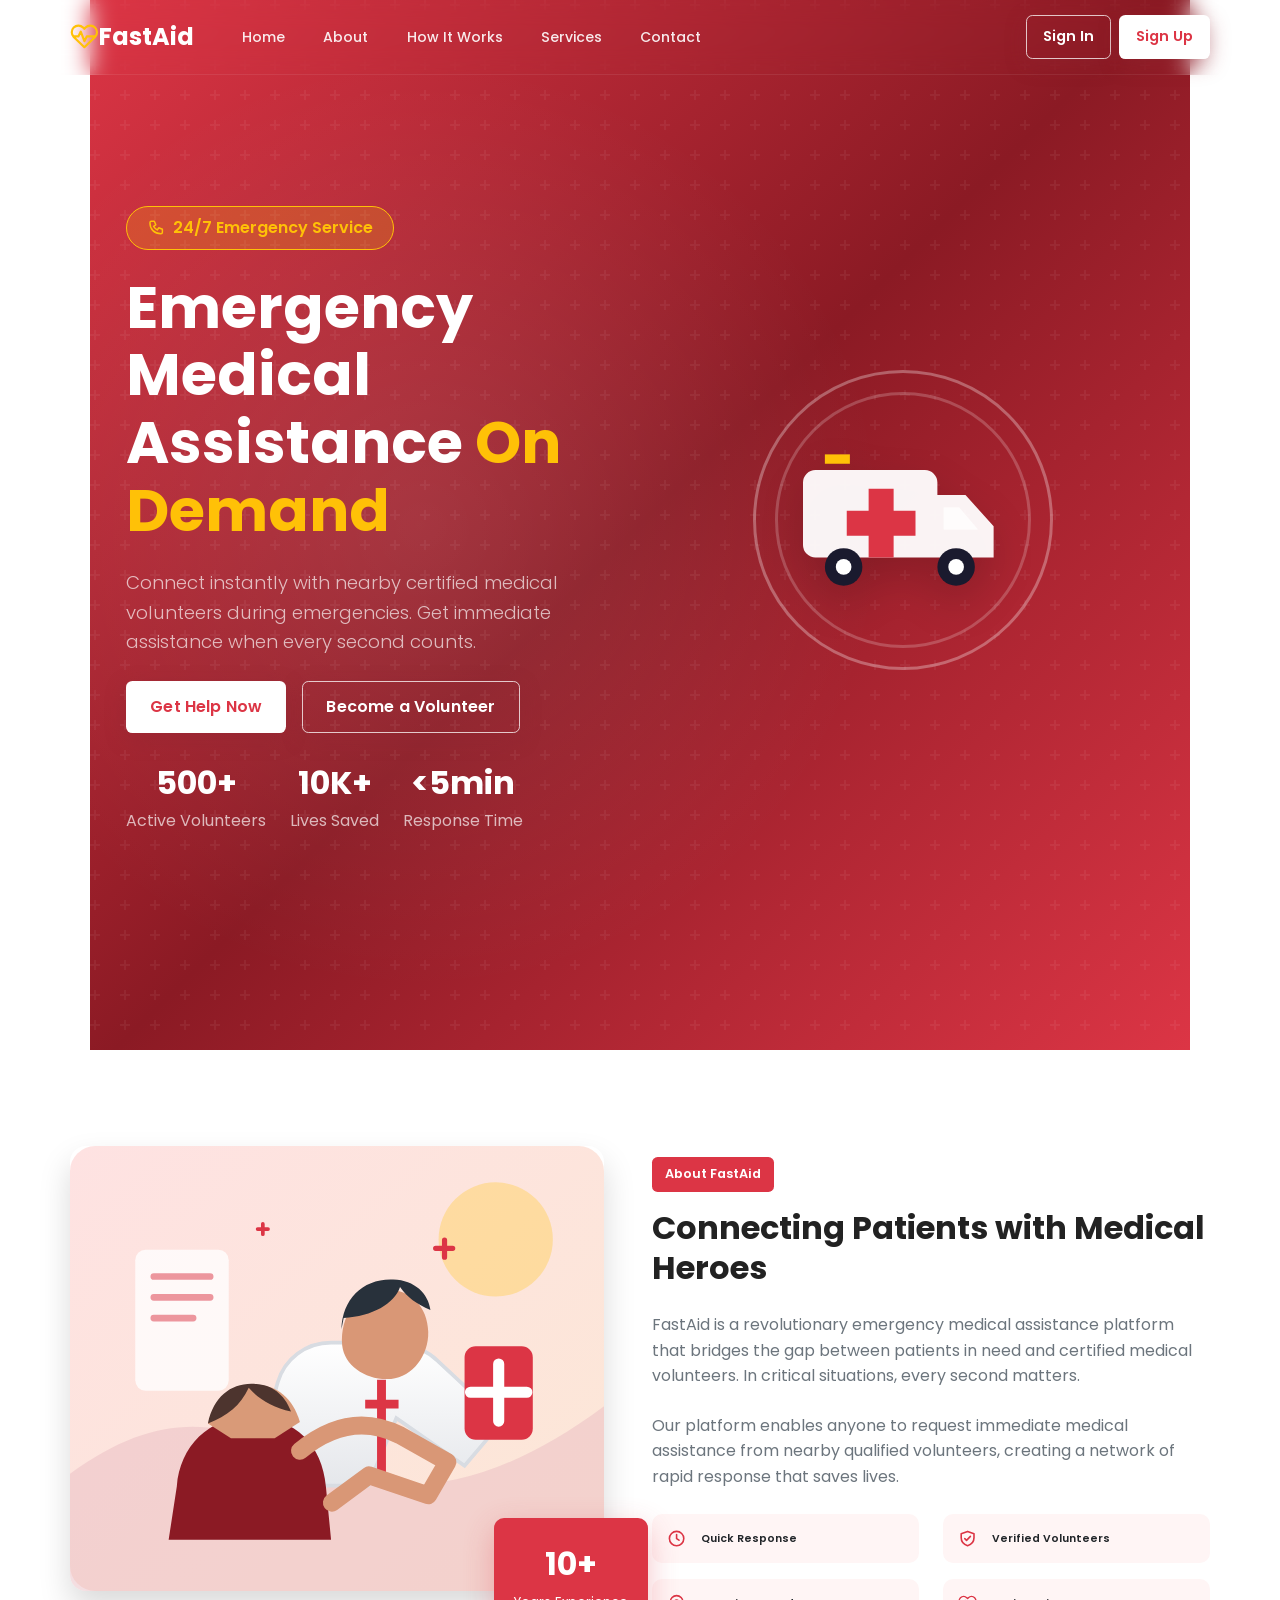
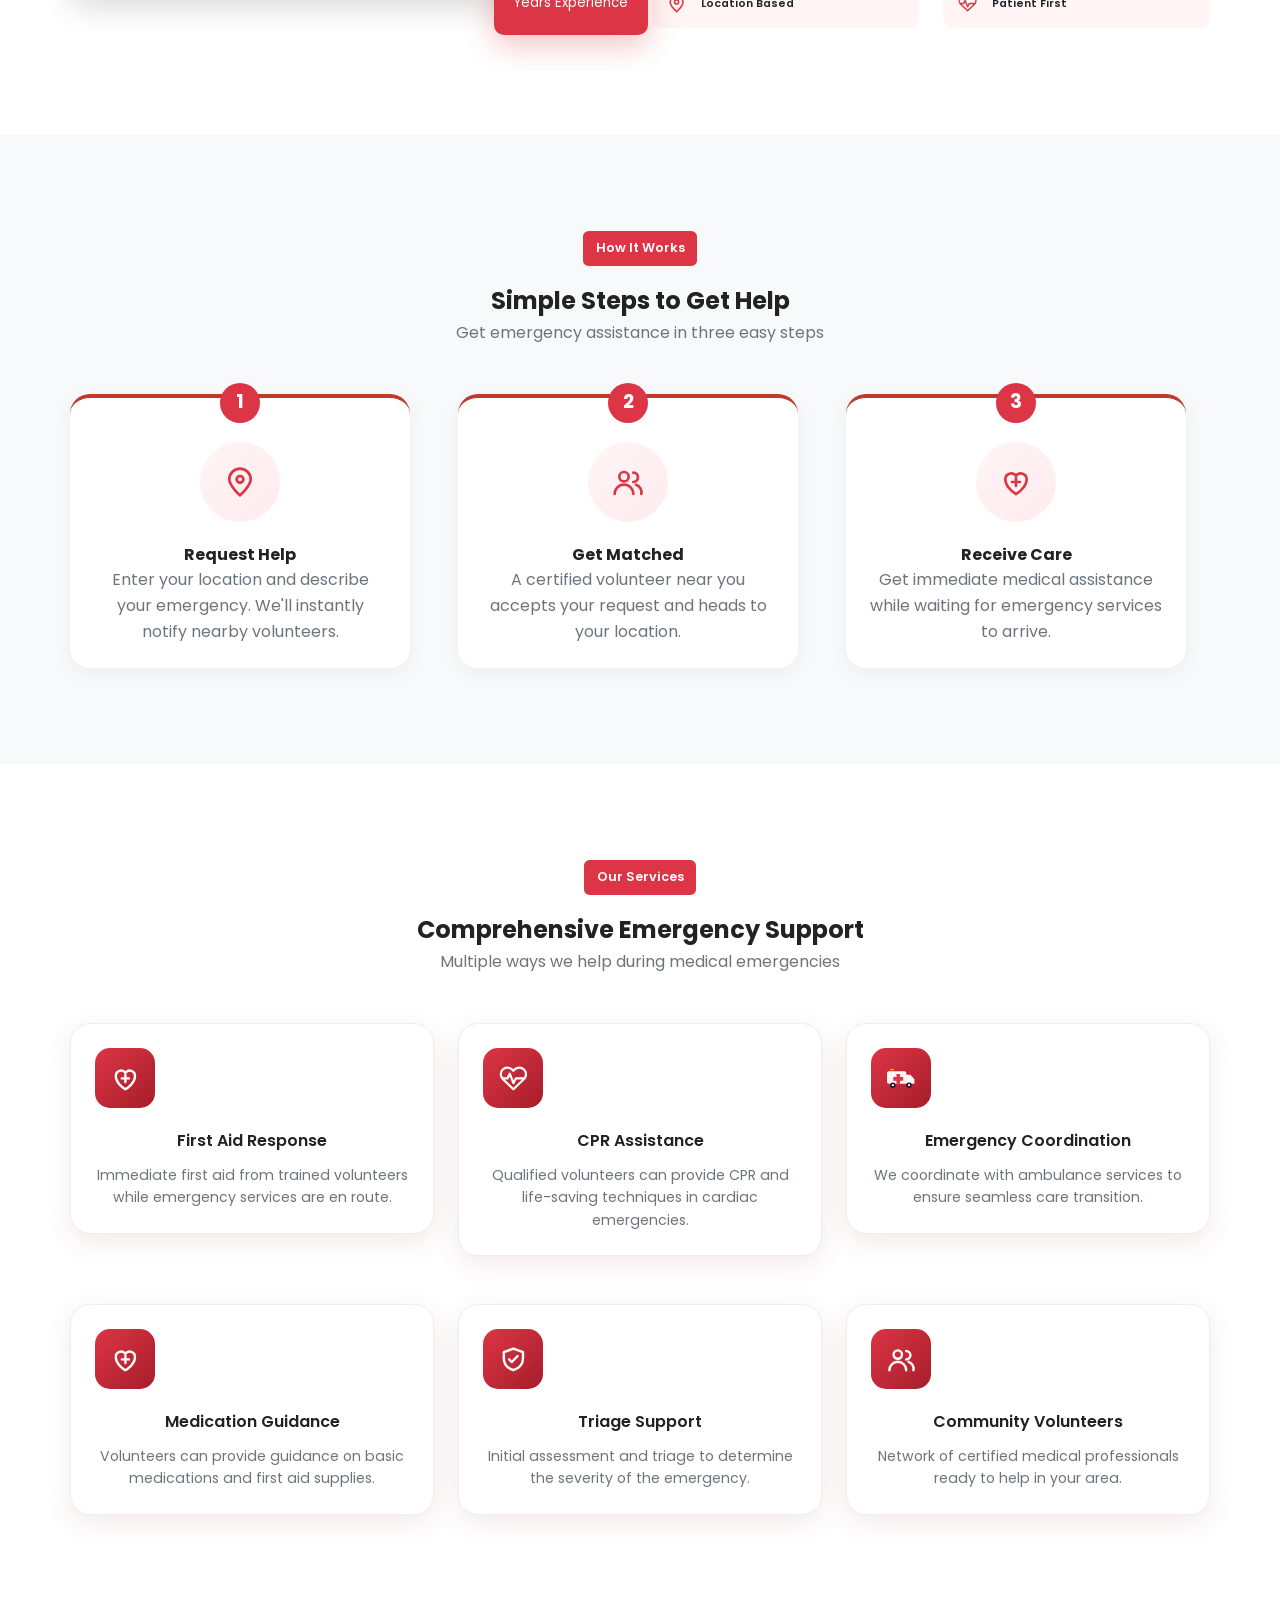
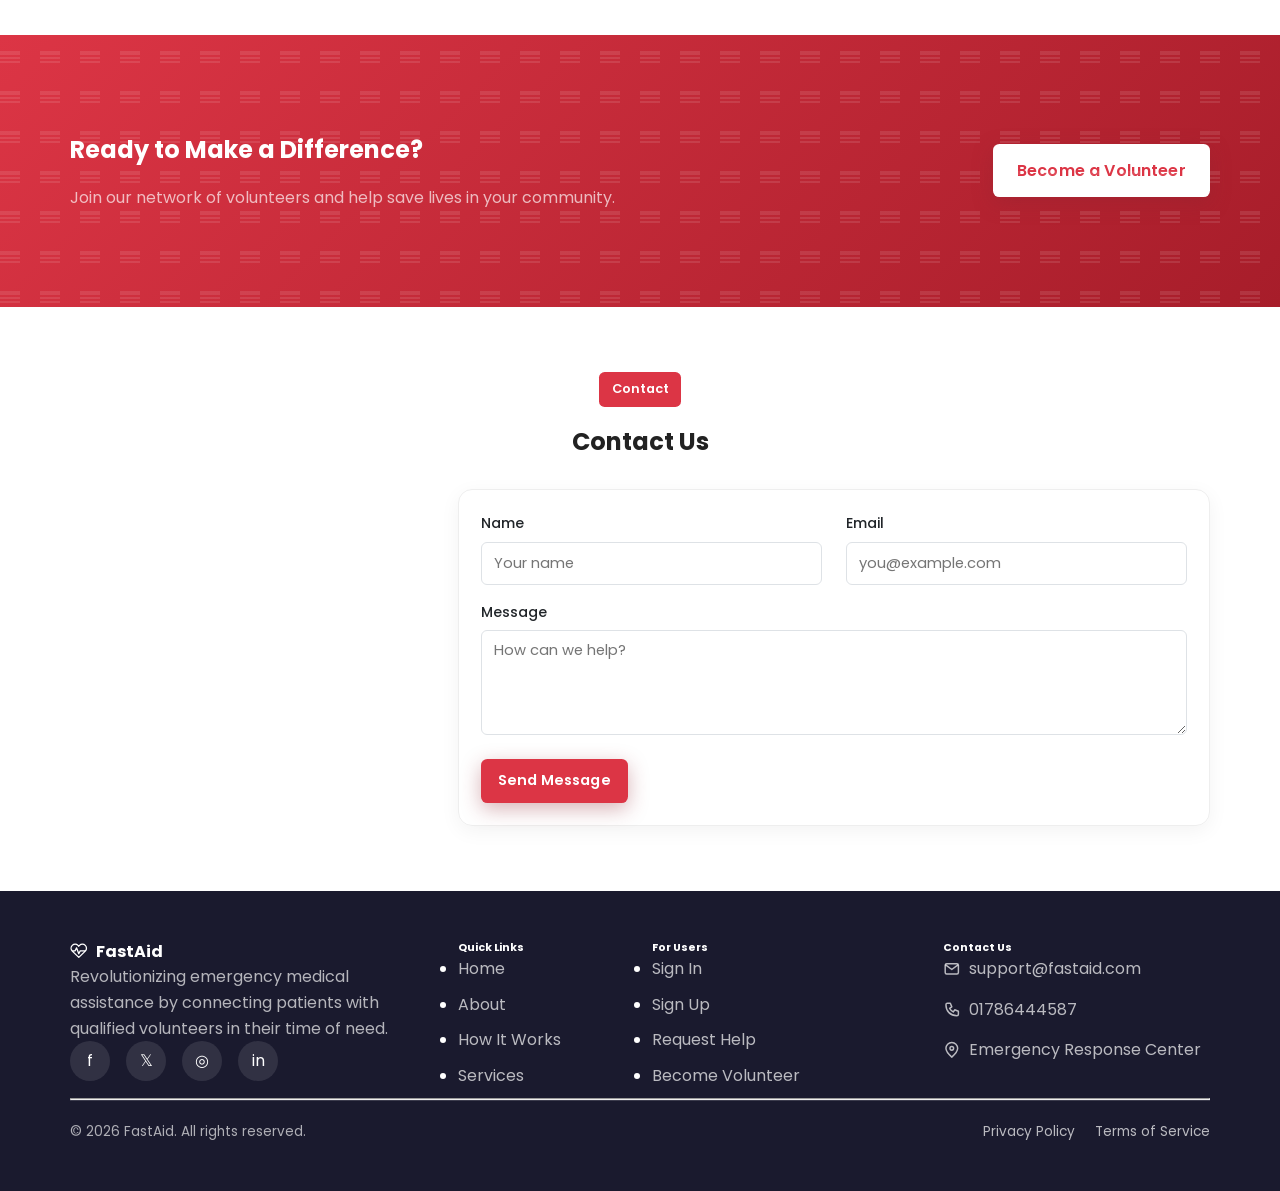
<file: fastaid/public/index.html>
<!DOCTYPE html>
<html lang="en">
<head>
  <meta charset="UTF-8">
  <meta name="viewport" content="width=device-width, initial-scale=1.0">
  <meta name="theme-color" content="#dc3545">
  <meta name="csrf-token" content="<?php require_once __DIR__ . '/../includes/config.php'; require_once __DIR__ . '/../includes/csrf.php'; session_name(SESSION_NAME); session_start(); echo csrf_token(); ?>">
  <link rel="manifest" href="manifest.json">
  <title>FastAid - Emergency Medical Assistance</title>
  <link rel="stylesheet" href="assets/css/style.css">
  <link rel="stylesheet" href="assets/css/legacy.css">
</head>
<body class="legacy-page legacy-home">
  <nav class="navbar" aria-label="Main navigation">
    <div class="container">
      <a class="navbar-brand" href="index.html"><svg class="legacy-icon"><use href="assets/icons.svg#heart-pulse"></use></svg>FastAid</a>
      <button class="navbar-toggler" type="button" onclick="toggleNav()" aria-label="Toggle navigation" aria-expanded="false">☰</button>
      <div class="navbar-collapse" id="navLinks">
        <ul class="navbar-nav">
          <li><a class="nav-link" href="#home">Home</a></li><li><a class="nav-link" href="#about">About</a></li><li><a class="nav-link" href="#how-it-works">How It Works</a></li><li><a class="nav-link" href="#services">Services</a></li><li><a class="nav-link" href="#contact">Contact</a></li>
        </ul>
        <div class="d-flex gap-2"><a href="login.html" class="btn btn-outline-light">Sign In</a><a href="register.html" class="btn btn-light">Sign Up</a></div>
      </div>
    </div>
  </nav>

  <section id="home" class="hero-section">
    <div class="hero-overlay"></div>
    <div class="container"><div class="row align-items-center min-vh-100">
      <div class="col-lg-6 hero-content">
        <div class="emergency-badge mb-4"><svg class="legacy-inline-icon"><use href="assets/icons.svg#phone"></use></svg>24/7 Emergency Service</div>
        <h1 class="display-3 fw-bold text-white mb-4">Emergency Medical Assistance <span class="text-warning">On Demand</span></h1>
        <p class="lead text-white-50 mb-4">Connect instantly with nearby certified medical volunteers during emergencies. Get immediate assistance when every second counts.</p>
        <div class="d-flex flex-wrap gap-3 mb-4"><a href="register.html?role=patient" class="btn btn-light btn-lg">Get Help Now</a><a href="register.html?role=volunteer" class="btn btn-outline-light btn-lg">Become a Volunteer</a></div>
        <div class="d-flex gap-4 mt-4"><div class="hero-stat"><h3 class="text-white fw-bold">500+</h3><p class="text-white-50 mb-0">Active Volunteers</p></div><div class="hero-stat"><h3 class="text-white fw-bold">10K+</h3><p class="text-white-50 mb-0">Lives Saved</p></div><div class="hero-stat"><h3 class="text-white fw-bold">&lt;5min</h3><p class="text-white-50 mb-0">Response Time</p></div></div>
      </div>
      <div class="col-lg-6 text-center position-relative"><div class="hero-illustration"><div class="pulse-circle"></div><svg class="legacy-icon hero-icon"><use href="assets/icons.svg#ambulance"></use></svg></div></div>
    </div></div>
  </section>

  <section id="about" class="about-section py-5">
    <div class="container py-5"><div class="row align-items-center">
      <div class="col-lg-6 mb-4"><div class="about-image"><img src="assets/images/about-care.svg" alt="Emergency Medical" class="img-fluid rounded-4 shadow"><div class="experience-badge"><span class="fw-bold">10+</span><small>Years Experience</small></div></div></div>
      <div class="col-lg-6"><div class="section-header mb-4"><span class="badge bg-danger px-3 py-2 mb-3">About FastAid</span><h2 class="fw-bold">Connecting Patients with Medical Heroes</h2></div>
        <p class="text-muted mb-4">FastAid is a revolutionary emergency medical assistance platform that bridges the gap between patients in need and certified medical volunteers. In critical situations, every second matters.</p>
        <p class="text-muted mb-4">Our platform enables anyone to request immediate medical assistance from nearby qualified volunteers, creating a network of rapid response that saves lives.</p>
        <div class="row g-3"><div class="col-6"><div class="feature-box"><svg class="legacy-icon text-danger"><use href="assets/icons.svg#clock"></use></svg><h6>Quick Response</h6></div></div><div class="col-6"><div class="feature-box"><svg class="legacy-icon text-danger"><use href="assets/icons.svg#shield"></use></svg><h6>Verified Volunteers</h6></div></div><div class="col-6"><div class="feature-box"><svg class="legacy-icon text-danger"><use href="assets/icons.svg#pin"></use></svg><h6>Location Based</h6></div></div><div class="col-6"><div class="feature-box"><svg class="legacy-icon text-danger"><use href="assets/icons.svg#heart-pulse"></use></svg><h6>Patient First</h6></div></div></div>
      </div>
    </div></div>
  </section>

  <section id="how-it-works" class="how-it-works-section py-5 bg-light"><div class="container py-5">
    <div class="text-center mb-5"><span class="badge bg-danger px-3 py-2 mb-3">How It Works</span><h2 class="fw-bold">Simple Steps to Get Help</h2><p class="text-muted">Get emergency assistance in three easy steps</p></div>
    <div class="row g-4"><div class="col-md-4"><div class="step-card text-center p-4"><div class="step-number">1</div><div class="step-icon"><svg class="legacy-icon"><use href="assets/icons.svg#pin"></use></svg></div><h4>Request Help</h4><p class="text-muted mb-0">Enter your location and describe your emergency. We'll instantly notify nearby volunteers.</p></div></div><div class="col-md-4"><div class="step-card text-center p-4"><div class="step-number">2</div><div class="step-icon"><svg class="legacy-icon"><use href="assets/icons.svg#users"></use></svg></div><h4>Get Matched</h4><p class="text-muted mb-0">A certified volunteer near you accepts your request and heads to your location.</p></div></div><div class="col-md-4"><div class="step-card text-center p-4"><div class="step-number">3</div><div class="step-icon"><svg class="legacy-icon"><use href="assets/icons.svg#medical"></use></svg></div><h4>Receive Care</h4><p class="text-muted mb-0">Get immediate medical assistance while waiting for emergency services to arrive.</p></div></div></div>
  </div></section>

  <section id="services" class="services-section py-5"><div class="container py-5">
    <div class="text-center mb-5"><span class="badge bg-danger px-3 py-2 mb-3">Our Services</span><h2 class="fw-bold">Comprehensive Emergency Support</h2><p class="text-muted">Multiple ways we help during medical emergencies</p></div>
    <div class="row g-4"><div class="col-md-6 col-lg-4"><div class="service-card p-4"><div class="service-icon"><svg class="legacy-icon"><use href="assets/icons.svg#medical"></use></svg></div><h4>First Aid Response</h4><p class="text-muted">Immediate first aid from trained volunteers while emergency services are en route.</p></div></div><div class="col-md-6 col-lg-4"><div class="service-card p-4"><div class="service-icon"><svg class="legacy-icon"><use href="assets/icons.svg#heart-pulse"></use></svg></div><h4>CPR Assistance</h4><p class="text-muted">Qualified volunteers can provide CPR and life-saving techniques in cardiac emergencies.</p></div></div><div class="col-md-6 col-lg-4"><div class="service-card p-4"><div class="service-icon"><svg class="legacy-icon"><use href="assets/icons.svg#ambulance"></use></svg></div><h4>Emergency Coordination</h4><p class="text-muted">We coordinate with ambulance services to ensure seamless care transition.</p></div></div><div class="col-md-6 col-lg-4"><div class="service-card p-4"><div class="service-icon"><svg class="legacy-icon"><use href="assets/icons.svg#medical"></use></svg></div><h4>Medication Guidance</h4><p class="text-muted">Volunteers can provide guidance on basic medications and first aid supplies.</p></div></div><div class="col-md-6 col-lg-4"><div class="service-card p-4"><div class="service-icon"><svg class="legacy-icon"><use href="assets/icons.svg#shield"></use></svg></div><h4>Triage Support</h4><p class="text-muted">Initial assessment and triage to determine the severity of the emergency.</p></div></div><div class="col-md-6 col-lg-4"><div class="service-card p-4"><div class="service-icon"><svg class="legacy-icon"><use href="assets/icons.svg#users"></use></svg></div><h4>Community Volunteers</h4><p class="text-muted">Network of certified medical professionals ready to help in your area.</p></div></div></div>
  </div></section>

  <section class="cta-section py-5"><div class="container py-5"><div class="row align-items-center"><div class="col-lg-8"><h2 class="text-white fw-bold mb-3">Ready to Make a Difference?</h2><p class="text-white-50 mb-0">Join our network of volunteers and help save lives in your community.</p></div><div class="col-lg-4 text-lg-end mt-3 mt-lg-0"><a href="register.html?role=volunteer" class="btn btn-light btn-lg">Become a Volunteer</a></div></div></div></section>

  <section id="contact" class="legacy-contact"><div class="container"><div class="legacy-contact-heading"><span class="badge bg-danger px-3 py-2 mb-3">Contact</span><h2>Contact Us</h2></div><div class="row"><div class="col-lg-4"><ul class="contact-info list-unstyled"><li><svg class="legacy-inline-icon"><use href="assets/icons.svg#mail"></use></svg>support@fastaid.com</li><li><svg class="legacy-inline-icon"><use href="assets/icons.svg#phone"></use></svg>01786444587</li><li><svg class="legacy-inline-icon"><use href="assets/icons.svg#pin"></use></svg>Emergency Response Center</li></ul></div><div class="col-lg-8"><form class="legacy-contact-form" onsubmit="handleContactSubmit(event)"><div class="row g-3"><div class="col-md-6"><label class="form-label" for="contactName">Name</label><input class="form-control" type="text" id="contactName" name="name" placeholder="Your name" required></div><div class="col-md-6"><label class="form-label" for="contactEmail">Email</label><input class="form-control" type="email" id="contactEmail" name="email" placeholder="you@example.com" required></div><div class="col-12"><label class="form-label" for="contactMsg">Message</label><textarea class="form-control" id="contactMsg" name="message" placeholder="How can we help?" required></textarea></div><div class="col-12"><button type="submit" class="btn btn-danger">Send Message</button></div></div></form></div></div></div></section>

  <footer class="footer-section py-5"><div class="container"><div class="row g-4"><div class="col-lg-4"><h4><svg class="legacy-inline-icon"><use href="assets/icons.svg#heart-pulse"></use></svg>FastAid</h4><p class="text-white-50">Revolutionizing emergency medical assistance by connecting patients with qualified volunteers in their time of need.</p><div class="d-flex gap-3"><a href="#" class="social-icon" aria-label="Facebook">f</a><a href="#" class="social-icon" aria-label="Twitter">𝕏</a><a href="#" class="social-icon" aria-label="Instagram">◎</a><a href="#" class="social-icon" aria-label="LinkedIn">in</a></div></div><div class="col-lg-2"><h6>Quick Links</h6><ul class="list-unstyled footer-links"><li><a href="#home">Home</a></li><li><a href="#about">About</a></li><li><a href="#how-it-works">How It Works</a></li><li><a href="#services">Services</a></li></ul></div><div class="col-lg-3"><h6>For Users</h6><ul class="list-unstyled footer-links"><li><a href="login.html">Sign In</a></li><li><a href="register.html">Sign Up</a></li><li><a href="request.html">Request Help</a></li><li><a href="register.html?role=volunteer">Become Volunteer</a></li></ul></div><div class="col-lg-3"><h6>Contact Us</h6><ul class="contact-info list-unstyled"><li><svg class="legacy-inline-icon"><use href="assets/icons.svg#mail"></use></svg>support@fastaid.com</li><li><svg class="legacy-inline-icon"><use href="assets/icons.svg#phone"></use></svg>01786444587</li><li><svg class="legacy-inline-icon"><use href="assets/icons.svg#pin"></use></svg>Emergency Response Center</li></ul></div></div><hr><div class="legacy-copyright"><span>&copy; 2026 FastAid. All rights reserved.</span><span><a href="privacy.html">Privacy Policy</a> <a href="terms.html">Terms of Service</a></span></div></div></footer>

  <script src="assets/js/main.js"></script><script src="assets/js/api.js"></script>
  <script>
    function toggleNav(){const nav=document.getElementById('navLinks');nav.classList.toggle('open');document.querySelector('.navbar-toggler').setAttribute('aria-expanded',nav.classList.contains('open'));}
    function handleContactSubmit(e){e.preventDefault();showToast('Message sent. We will reply shortly.','success');e.target.reset();}
    window.addEventListener('scroll',()=>document.querySelector('.navbar').classList.toggle('scrolled',window.scrollY>50));
    document.querySelectorAll('a[href^="#"]').forEach(anchor=>anchor.addEventListener('click',e=>{const target=document.querySelector(anchor.getAttribute('href'));if(target){e.preventDefault();target.scrollIntoView({behavior:'smooth',block:'start'});}}));
  </script>
  <script>if('serviceWorker' in navigator){navigator.serviceWorker.register('sw.js');}</script>
</body>
</html>
</file>
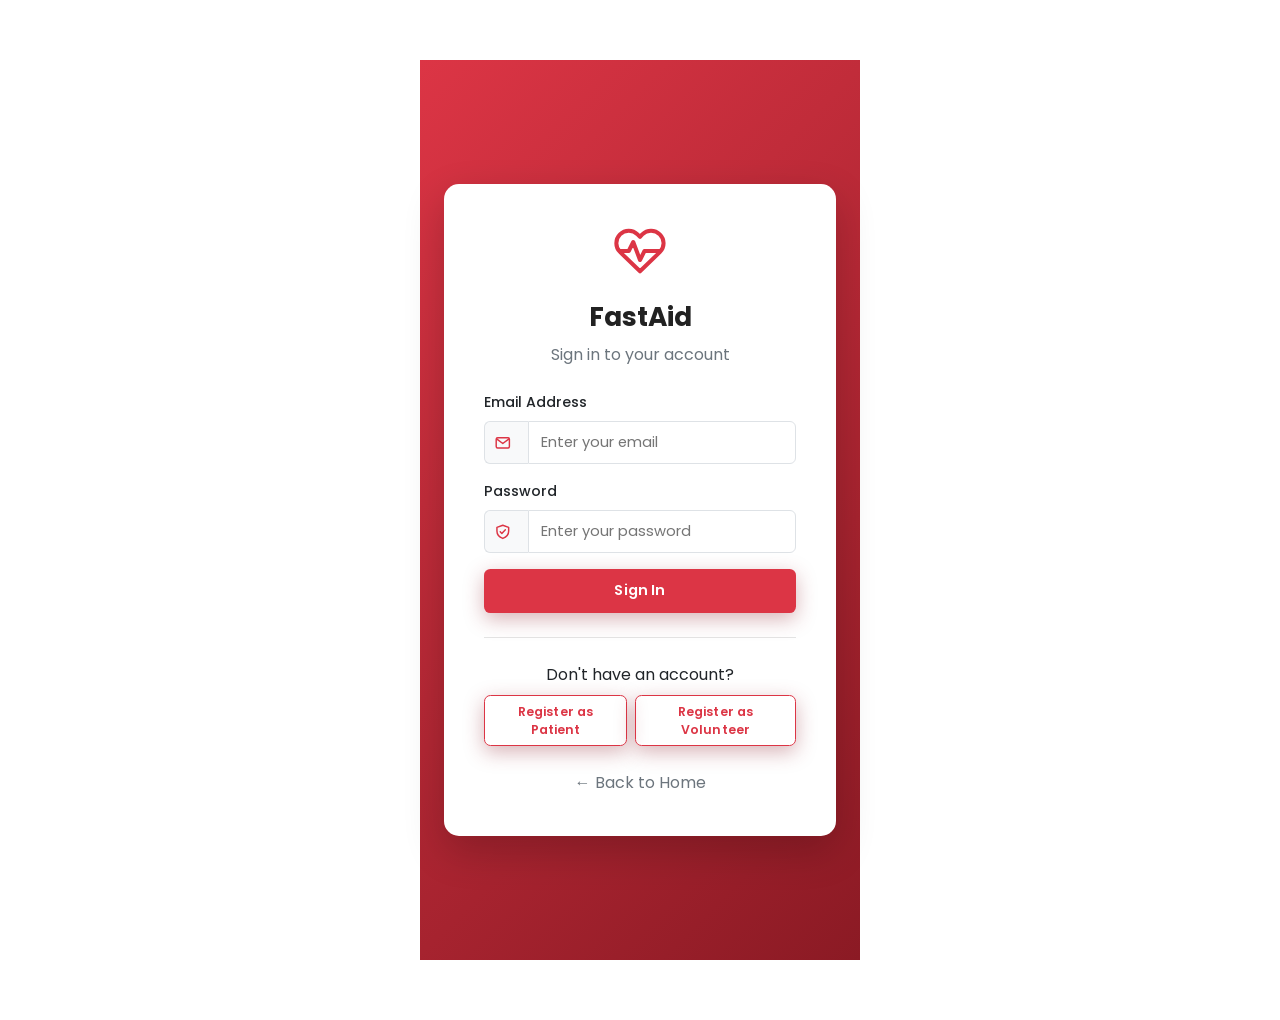
<file: fastaid/public/admin.html>
<!DOCTYPE html>
<html lang="en">
<head>
  <meta charset="UTF-8">
  <meta name="viewport" content="width=device-width, initial-scale=1.0">
  <meta name="csrf-token" content="<?php require_once __DIR__ . '/../includes/config.php'; require_once __DIR__ . '/../includes/csrf.php'; session_name(SESSION_NAME); session_start(); echo csrf_token(); ?>">
  <title>Admin Dashboard — FastAid</title>
  <link rel="stylesheet" href="assets/css/style.css">
  <link rel="stylesheet" href="assets/css/legacy.css">
</head>
<body class="admin-page legacy-page">
  <button class="admin-menu-toggle" id="adminMenuToggle" type="button" aria-label="Toggle menu" aria-expanded="false">☰</button>
  <div class="admin-overlay" id="adminOverlay"></div>
  <aside class="admin-sidebar" id="adminSidebar">
    <div class="admin-brand">
      <div class="admin-brand-row"><svg class="admin-icon admin-heart" aria-hidden="true"><use href="assets/icons.svg#heart-pulse"></use></svg><span>FastAid Admin</span></div>
      <div class="admin-email" id="adminEmail">Loading account…</div>
    </div>
    <nav class="admin-menu" aria-label="Admin sections">
      <button class="admin-menu-item is-active" type="button" data-section="dashboard"><span aria-hidden="true"><svg class="admin-icon"><use href="assets/icons.svg#dashboard"></use></svg></span>Dashboard</button>
      <button class="admin-menu-item" type="button" data-section="volunteers"><span aria-hidden="true"><svg class="admin-icon"><use href="assets/icons.svg#medical"></use></svg></span>Volunteers</button>
      <button class="admin-menu-item" type="button" data-section="patients"><span aria-hidden="true"><svg class="admin-icon"><use href="assets/icons.svg#users"></use></svg></span>Patients</button>
      <button class="admin-menu-item" type="button" data-section="requests"><span aria-hidden="true"><svg class="admin-icon"><use href="assets/icons.svg#file"></use></svg></span>Requests</button>
      <button class="admin-menu-item admin-logout" id="adminLogout" type="button"><span aria-hidden="true"><svg class="admin-icon"><use href="assets/icons.svg#logout"></use></svg></span>Logout</button>
    </nav>
  </aside>

  <main class="admin-main">
    <section class="admin-section is-visible" id="section-dashboard" aria-labelledby="adminPageTitle">
      <header class="admin-page-header"><div><h1 id="adminPageTitle">Dashboard</h1></div></header>
      <div class="admin-stats" aria-label="FastAid statistics">
        <article class="admin-stat admin-stat-pending"><span>Pending Volunteers</span><strong id="statPending">—</strong></article>
        <article class="admin-stat admin-stat-approved"><span>Approved Volunteers</span><strong id="statApproved">—</strong></article>
        <article class="admin-stat admin-stat-patients"><span>Total Patients</span><strong id="statPatients">—</strong></article>
        <article class="admin-stat admin-stat-requests"><span>Pending Requests</span><strong id="statRequests">—</strong></article>
      </div>
      <article class="admin-card">
        <div class="admin-card-heading"><h2>Pending Volunteer Approvals</h2><span class="admin-queue-count" id="pendingCount" hidden>0 pending</span></div>
        <div class="admin-table-wrap"><table class="admin-table"><thead><tr><th>Name</th><th>Email</th><th>Phone</th><th>Degree</th><th>Registered</th><th>Action</th></tr></thead><tbody id="pendingTable"></tbody></table></div>
        <div class="admin-empty" id="pendingEmpty" hidden>No pending volunteers</div>
      </article>
    </section>

    <section class="admin-section" id="section-volunteers" aria-labelledby="volunteersTitle" hidden>
      <header class="admin-page-header"><div><h1 id="volunteersTitle">Volunteer Management</h1></div></header>
      <article class="admin-card"><div class="admin-card-heading"><div><p class="admin-eyebrow">Volunteer directory</p><h2>All Volunteers</h2></div></div><div class="admin-table-wrap"><table class="admin-table"><thead><tr><th>Name</th><th>Email</th><th>Phone</th><th>Degree</th><th>Status</th></tr></thead><tbody id="volunteersTable"></tbody></table></div><div class="admin-empty" id="volunteersEmpty" hidden>No volunteers found</div></article>
    </section>

    <section class="admin-section" id="section-patients" aria-labelledby="patientsTitle" hidden>
      <header class="admin-page-header"><div><h1 id="patientsTitle">Patient Management</h1></div></header>
      <article class="admin-card"><div class="admin-card-heading"><div><p class="admin-eyebrow">Patient directory</p><h2>All Patients</h2></div></div><div class="admin-table-wrap"><table class="admin-table"><thead><tr><th>Name</th><th>Email</th><th>Phone</th><th>Registered</th></tr></thead><tbody id="patientsTable"></tbody></table></div><div class="admin-empty" id="patientsEmpty" hidden>No patients found</div></article>
    </section>

    <section class="admin-section" id="section-requests" aria-labelledby="requestsTitle" hidden>
      <header class="admin-page-header"><div><h1 id="requestsTitle">Service Requests</h1></div></header>
      <article class="admin-card"><div class="admin-card-heading"><div><p class="admin-eyebrow">Latest cases</p><h2>Emergency Requests</h2></div></div><div class="admin-table-wrap"><table class="admin-table"><thead><tr><th>Emergency Type</th><th>Status</th><th>Patient</th><th>Created</th></tr></thead><tbody id="requestsTable"></tbody></table></div><div class="admin-empty" id="requestsEmpty" hidden>No requests found</div></article>
    </section>
  </main>

  <script src="assets/js/main.js"></script>
  <script src="assets/js/api.js"></script>
  <script src="assets/js/auth-guard.js"></script>
  <script>
    const sectionNames = { dashboard: 'Dashboard', volunteers: 'Volunteer Management', patients: 'Patient Management', requests: 'Service Requests' };
    let adminUsersCache = null;

    function setAdminRows(tbodyId, emptyId, rows, renderRow, emptyText) {
      const tbody = document.getElementById(tbodyId);
      tbody.innerHTML = rows.map(renderRow).join('');
      const empty = document.getElementById(emptyId);
      empty.textContent = emptyText;
      empty.hidden = rows.length !== 0;
    }

    function showAdminError(response, fallback) {
      showToast(response && response.error ? response.error : fallback, 'error');
    }

    function formatAdminDate(value) {
      if (!value) return '—';
      const date = new Date(value.replace(' ', 'T'));
      return Number.isNaN(date.getTime()) ? value : date.toLocaleDateString();
    }

    function loadAdminStats() {
      return api.admin_stats().then(r => {
        if (!r.success) { showAdminError(r, 'Could not load dashboard statistics.'); return; }
        document.getElementById('statPending').textContent = escapeHtml(r.data.pendingVerifications ?? 0);
        document.getElementById('statApproved').textContent = escapeHtml(r.data.volunteers ?? 0);
        document.getElementById('statPatients').textContent = escapeHtml(r.data.patients ?? 0);
        document.getElementById('statRequests').textContent = escapeHtml(r.data.activeRequests ?? 0);
      }).catch(() => showToast('Could not load dashboard statistics.', 'error'));
    }

    function loadPendingVolunteers() {
      return api.admin_pending_volunteers().then(r => {
        if (!r.success) { showAdminError(r, 'Could not load pending volunteers.'); return; }
        const rows = r.data.users || [];
        document.getElementById('pendingCount').textContent = escapeHtml(rows.length) + ' pending';
        setAdminRows('pendingTable', 'pendingEmpty', rows, v => '<tr><td>'+escapeHtml(v.full_name)+'</td><td>'+escapeHtml(v.email)+'</td><td>'+escapeHtml(v.phone || '—')+'</td><td>'+escapeHtml(v.certification_type || '—')+'</td><td>'+escapeHtml(formatAdminDate(v.registered_at))+'</td><td><div class="admin-actions"><button type="button" class="admin-action admin-action-verify" data-action="verify" data-id="'+escapeHtml(v.id)+'">Verify</button><button type="button" class="admin-action admin-action-reject" data-action="reject" data-id="'+escapeHtml(v.id)+'">Reject</button></div></td></tr>', 'No pending volunteers');
      }).catch(() => showToast('Could not load pending volunteers.', 'error'));
    }

    function loadUsers() {
      return api.admin_users().then(r => {
        if (!r.success) { showAdminError(r, 'Could not load users.'); return; }
        adminUsersCache = r.data.users || [];
        const volunteers = adminUsersCache.filter(u => u.role === 'volunteer');
        const patients = adminUsersCache.filter(u => u.role === 'patient');
        setAdminRows('volunteersTable', 'volunteersEmpty', volunteers, u => '<tr><td>'+escapeHtml(u.full_name)+'</td><td>'+escapeHtml(u.email)+'</td><td>'+escapeHtml(u.phone || '—')+'</td><td>'+escapeHtml(u.certification_type || '—')+'</td><td><span class="admin-status admin-status-'+escapeHtml(u.verified_status || 'pending')+'">'+escapeHtml(u.verified_status || 'pending')+'</span></td></tr>', 'No volunteers found');
        setAdminRows('patientsTable', 'patientsEmpty', patients, u => '<tr><td>'+escapeHtml(u.full_name)+'</td><td>'+escapeHtml(u.email)+'</td><td>'+escapeHtml(u.phone || '—')+'</td><td>'+escapeHtml(formatAdminDate(u.created_at))+'</td></tr>', 'No patients found');
      }).catch(() => showToast('Could not load users.', 'error'));
    }

    function loadRequests() {
      return api.admin_requests().then(r => {
        if (!r.success) { showAdminError(r, 'Could not load requests.'); return; }
        const rows = r.data.requests || [];
        setAdminRows('requestsTable', 'requestsEmpty', rows, request => '<tr><td>'+escapeHtml(request.emergency_type || '—')+'</td><td><span class="admin-status admin-status-'+escapeHtml(request.status || '')+'">'+escapeHtml((request.status || '—').replaceAll('_', ' '))+'</span></td><td>'+escapeHtml(request.patient_name || '—')+'</td><td>'+escapeHtml(formatAdminDate(request.created_at))+'</td></tr>', 'No requests found');
      }).catch(() => showToast('Could not load requests.', 'error'));
    }

    function openAdminSection(name) {
      document.querySelectorAll('.admin-section').forEach(section => {
        section.hidden = section.id !== 'section-' + name;
        section.classList.toggle('is-visible', !section.hidden);
      });
      document.querySelectorAll('.admin-menu-item[data-section]').forEach(button => button.classList.toggle('is-active', button.dataset.section === name));
      document.getElementById('adminPageTitle').textContent = sectionNames[name] || 'Dashboard';
      document.getElementById('adminSidebar').classList.remove('is-open');
      document.getElementById('adminOverlay').classList.remove('is-visible');
      document.getElementById('adminMenuToggle').setAttribute('aria-expanded', 'false');
      if (name === 'dashboard') { loadAdminStats(); loadPendingVolunteers(); }
      if (name === 'volunteers' || name === 'patients') loadUsers();
      if (name === 'requests') loadRequests();
    }

    function reviewVolunteer(action, id, button) {
      const verb = action === 'verify' ? 'verify' : 'reject';
      if (!window.confirm('Are you sure you want to ' + verb + ' this volunteer?')) return;
      button.disabled = true;
      const request = action === 'verify' ? api.admin_verify_volunteer({ id }) : api.admin_reject_volunteer({ id });
      request.then(r => {
        if (!r.success) { showAdminError(r, 'Could not ' + verb + ' volunteer.'); button.disabled = false; return; }
        showToast(action === 'verify' ? 'Volunteer verified.' : 'Volunteer rejected.');
        return Promise.all([loadPendingVolunteers(), loadAdminStats()]);
      }).catch(() => { showToast('Could not ' + verb + ' volunteer.', 'error'); button.disabled = false; });
    }
    function verify(id, button) { if (button) reviewVolunteer('verify', id, button); }
    function reject(id, button) { if (button) reviewVolunteer('reject', id, button); }
    function toggleNav() {
      const sidebar = document.getElementById('adminSidebar');
      const isOpen = sidebar.classList.toggle('is-open');
      document.getElementById('adminOverlay').classList.toggle('is-visible', isOpen);
      document.getElementById('adminMenuToggle').setAttribute('aria-expanded', String(isOpen));
    }

    document.querySelectorAll('.admin-menu-item[data-section]').forEach(button => button.addEventListener('click', () => openAdminSection(button.dataset.section)));
    document.getElementById('pendingTable').addEventListener('click', event => {
      const button = event.target.closest('button[data-action]');
      if (button && button.dataset.action === 'verify') verify(button.dataset.id, button);
      else if (button) reject(button.dataset.id, button);
    });
    document.getElementById('adminMenuToggle').addEventListener('click', toggleNav);
    document.getElementById('adminOverlay').addEventListener('click', () => {
      document.getElementById('adminSidebar').classList.remove('is-open');
      document.getElementById('adminOverlay').classList.remove('is-visible');
      document.getElementById('adminMenuToggle').setAttribute('aria-expanded', 'false');
    });
    document.getElementById('adminLogout').addEventListener('click', () => {
      api.logout().then(r => {
        if (r.success) window.location.href = 'login.html';
        else showAdminError(r, 'Could not log out.');
      }).catch(() => showToast('Could not log out.', 'error'));
    });
    api.get_me().then(r => {
      if (r.success && r.data.user && r.data.user.role === 'admin') {
        document.getElementById('adminEmail').innerHTML = escapeHtml(r.data.user.email || '');
      } else if (r.success) {
        document.getElementById('adminEmail').innerHTML = escapeHtml(r.data.user.email || '');
      }
    }).catch(() => {});
    openAdminSection('dashboard');
  </script>
</body>
</html>
</file>
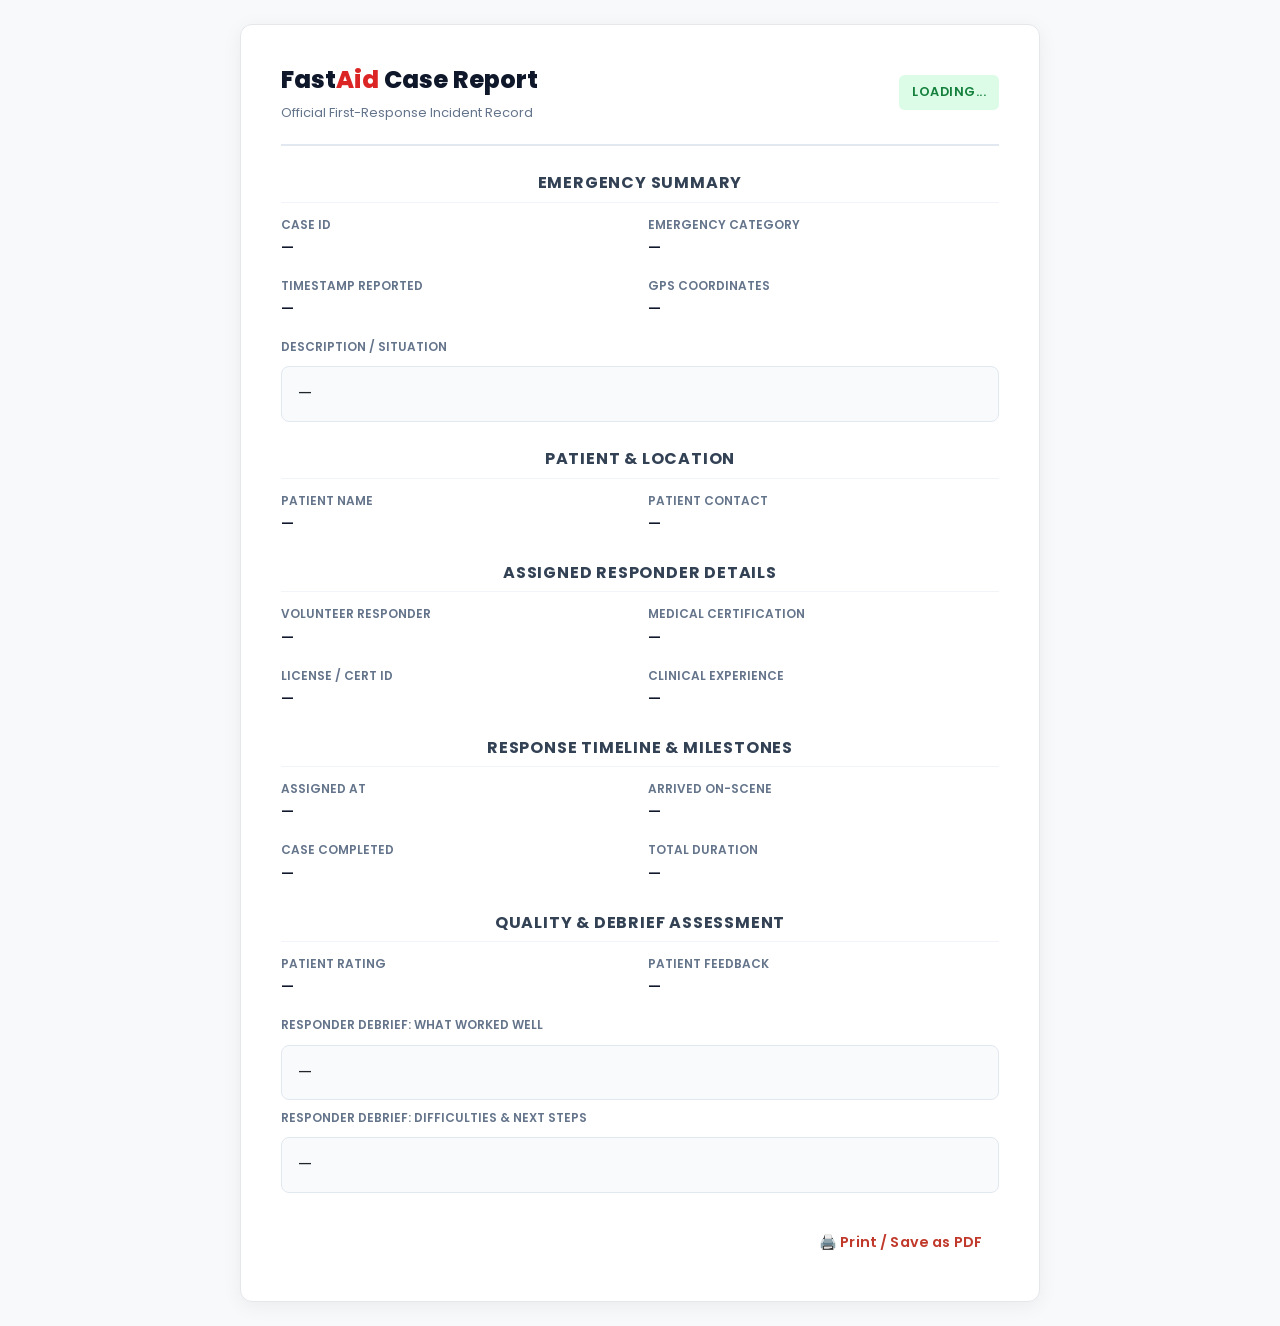
<file: fastaid/public/case-report.html>
<!DOCTYPE html>
<html lang="en">
<head>
  <meta charset="UTF-8">
  <meta name="viewport" content="width=device-width, initial-scale=1.0">
  <meta name="csrf-token" content="<?php require_once __DIR__ . '/../includes/config.php'; require_once __DIR__ . '/../includes/csrf.php'; session_name(SESSION_NAME); session_start(); echo csrf_token(); ?>">
  <title>Emergency Case Report — FastAid</title>
  <link rel="stylesheet" href="assets/css/style.css">
  <link rel="stylesheet" href="assets/css/legacy.css">
  <style>
    body {
      background: #f8fafc;
      color: #1e293b;
      font-family: 'Poppins', sans-serif;
      margin: 0;
      padding: 24px;
    }
    .report-container {
      max-width: 800px;
      margin: 0 auto;
      background: #ffffff;
      padding: 36px 40px;
      border-radius: 12px;
      box-shadow: 0 4px 20px rgba(0,0,0,0.06);
      border: 1px solid #e2e8f0;
    }
    .header-bar {
      display: flex;
      justify-content: space-between;
      align-items: center;
      border-bottom: 2px solid #e2e8f0;
      padding-bottom: 20px;
      margin-bottom: 24px;
    }
    .logo-text {
      font-size: 24px;
      font-weight: 800;
      color: #0f172a;
    }
    .logo-text span {
      color: #dc2626;
    }
    .badge {
      display: inline-block;
      padding: 4px 12px;
      border-radius: 9999px;
      font-size: 13px;
      font-weight: 600;
      text-transform: uppercase;
      letter-spacing: 0.5px;
    }
    .badge-completed { background: #dcfce7; color: #15803d; }
    .badge-arrived { background: #e0f2fe; color: #0369a1; }
    .badge-requested { background: #fef3c7; color: #b45309; }
    .section-title {
      font-size: 16px;
      font-weight: 700;
      color: #334155;
      text-transform: uppercase;
      letter-spacing: 0.8px;
      margin: 24px 0 12px 0;
      padding-bottom: 6px;
      border-bottom: 1px solid #f1f5f9;
    }
    .grid-2 {
      display: grid;
      grid-template-columns: 1fr 1fr;
      gap: 16px;
      margin-bottom: 16px;
    }
    .field-label {
      font-size: 12px;
      color: #64748b;
      text-transform: uppercase;
      font-weight: 600;
      margin-bottom: 2px;
    }
    .field-value {
      font-size: 15px;
      font-weight: 500;
      color: #0f172a;
    }
    .box-card {
      background: #f8fafc;
      border: 1px solid #e2e8f0;
      border-radius: 8px;
      padding: 14px 16px;
      margin-top: 10px;
    }
    .actions {
      display: flex;
      justify-content: flex-end;
      gap: 12px;
      margin-top: 28px;
    }
    @media print {
      body { background: #fff; padding: 0; }
      .report-container { box-shadow: none; border: none; padding: 0; }
      .actions, .no-print { display: none !important; }
    }
  </style>
</head>
<body class="legacy-page report-page">

<div class="report-container" id="reportContent">
  <div class="header-bar">
    <div>
      <div class="logo-text">Fast<span>Aid</span> Case Report</div>
      <p style="margin: 4px 0 0 0; color:#64748b; font-size:13px;">Official First-Response Incident Record</p>
    </div>
    <div id="statusBadgeContainer">
      <span class="badge badge-completed" id="statusBadge">Loading...</span>
    </div>
  </div>

  <div class="section-title">Emergency Summary</div>
  <div class="grid-2">
    <div>
      <div class="field-label">Case ID</div>
      <div class="field-value" id="caseId">—</div>
    </div>
    <div>
      <div class="field-label">Emergency Category</div>
      <div class="field-value" id="caseType">—</div>
    </div>
    <div>
      <div class="field-label">Timestamp Reported</div>
      <div class="field-value" id="caseTime">—</div>
    </div>
    <div>
      <div class="field-label">GPS Coordinates</div>
      <div class="field-value" id="caseCoords">—</div>
    </div>
  </div>

  <div class="field-label">Description / Situation</div>
  <div class="box-card" id="caseDesc" style="margin-bottom:16px;">—</div>

  <div class="section-title">Patient & Location</div>
  <div class="grid-2">
    <div>
      <div class="field-label">Patient Name</div>
      <div class="field-value" id="patientName">—</div>
    </div>
    <div>
      <div class="field-label">Patient Contact</div>
      <div class="field-value" id="patientEmail">—</div>
    </div>
  </div>

  <div class="section-title">Assigned Responder Details</div>
  <div class="grid-2">
    <div>
      <div class="field-label">Volunteer Responder</div>
      <div class="field-value" id="volName">—</div>
    </div>
    <div>
      <div class="field-label">Medical Certification</div>
      <div class="field-value" id="volCert">—</div>
    </div>
    <div>
      <div class="field-label">License / Cert ID</div>
      <div class="field-value" id="volCertId">—</div>
    </div>
    <div>
      <div class="field-label">Clinical Experience</div>
      <div class="field-value" id="volExp">—</div>
    </div>
  </div>

  <div class="section-title">Response Timeline & Milestones</div>
  <div class="grid-2">
    <div>
      <div class="field-label">Assigned At</div>
      <div class="field-value" id="timeAssigned">—</div>
    </div>
    <div>
      <div class="field-label">Arrived On-Scene</div>
      <div class="field-value" id="timeArrived">—</div>
    </div>
    <div>
      <div class="field-label">Case Completed</div>
      <div class="field-value" id="timeCompleted">—</div>
    </div>
    <div>
      <div class="field-label">Total Duration</div>
      <div class="field-value" id="totalDuration">—</div>
    </div>
  </div>

  <div class="section-title">Quality & Debrief Assessment</div>
  <div class="grid-2">
    <div>
      <div class="field-label">Patient Rating</div>
      <div class="field-value" id="ratingStars">—</div>
    </div>
    <div>
      <div class="field-label">Patient Feedback</div>
      <div class="field-value" id="ratingComment">—</div>
    </div>
  </div>

  <div id="debriefSection" style="margin-top:14px;">
    <div class="field-label">Responder Debrief: What Worked Well</div>
    <div class="box-card" id="debriefWorked" style="margin-bottom:8px;">—</div>
    <div class="field-label">Responder Debrief: Difficulties & Next Steps</div>
    <div class="box-card" id="debriefHard">—</div>
  </div>

  <div class="actions">
    <button class="btn btn-outline no-print" onclick="window.close()">Close</button>
    <button class="btn btn-red no-print" onclick="window.print()">🖨️ Print / Save as PDF</button>
  </div>
</div>

<script src="assets/js/api.js"></script>
<script>
  const params = new URLSearchParams(window.location.search);
  const requestId = params.get('id') || 'r101';

  api.get_case_report(requestId).then(res => {
    if (!res.success || !res.data || !res.data.report) {
      alert(res.error || 'Failed to load case report');
      return;
    }
    const r = res.data.report;
    document.getElementById('caseId').textContent = r.id;
    document.getElementById('caseType').textContent = r.emergencyType;
    document.getElementById('caseTime').textContent = r.createdAt;
    document.getElementById('caseCoords').textContent = (r.latitude && r.longitude) ? `${r.latitude}, ${r.longitude}` : 'N/A';
    document.getElementById('caseDesc').textContent = r.description || 'None provided.';
    document.getElementById('statusBadge').textContent = r.status.toUpperCase();

    // Patient
    if (r.patient) {
      document.getElementById('patientName').textContent = r.patient.name;
      document.getElementById('patientEmail').textContent = r.patient.email;
    }

    // Volunteer
    if (r.volunteer) {
      document.getElementById('volName').textContent = r.volunteer.name;
      document.getElementById('volCert').textContent = r.volunteer.certification;
      document.getElementById('volCertId').textContent = r.volunteer.certNumber || 'N/A';
      document.getElementById('volExp').textContent = r.volunteer.yearsExp + ' Years';
      document.getElementById('timeAssigned').textContent = r.volunteer.assignedAt || '—';
      document.getElementById('timeArrived').textContent = r.volunteer.arrivedAt || '—';
      document.getElementById('timeCompleted').textContent = r.volunteer.completedAt || '—';

      if (r.volunteer.assignedAt && r.volunteer.completedAt) {
        const start = new Date(r.volunteer.assignedAt);
        const end = new Date(r.volunteer.completedAt);
        const diffMins = Math.round((end - start) / 60000);
        document.getElementById('totalDuration').textContent = `${diffMins} min`;
      }
    }

    // Rating
    if (r.rating) {
      document.getElementById('ratingStars').textContent = '★'.repeat(r.rating.stars) + '☆'.repeat(5 - r.rating.stars) + ` (${r.rating.stars}/5)`;
      document.getElementById('ratingComment').textContent = r.rating.comment || 'No comment';
    }

    // Debrief
    if (r.debrief) {
      document.getElementById('debriefWorked').textContent = r.debrief.whatWorked || 'N/A';
      document.getElementById('debriefHard').textContent = r.debrief.whatWasHard || 'N/A';
    }
  });
</script>
</body>
</html>
</file>
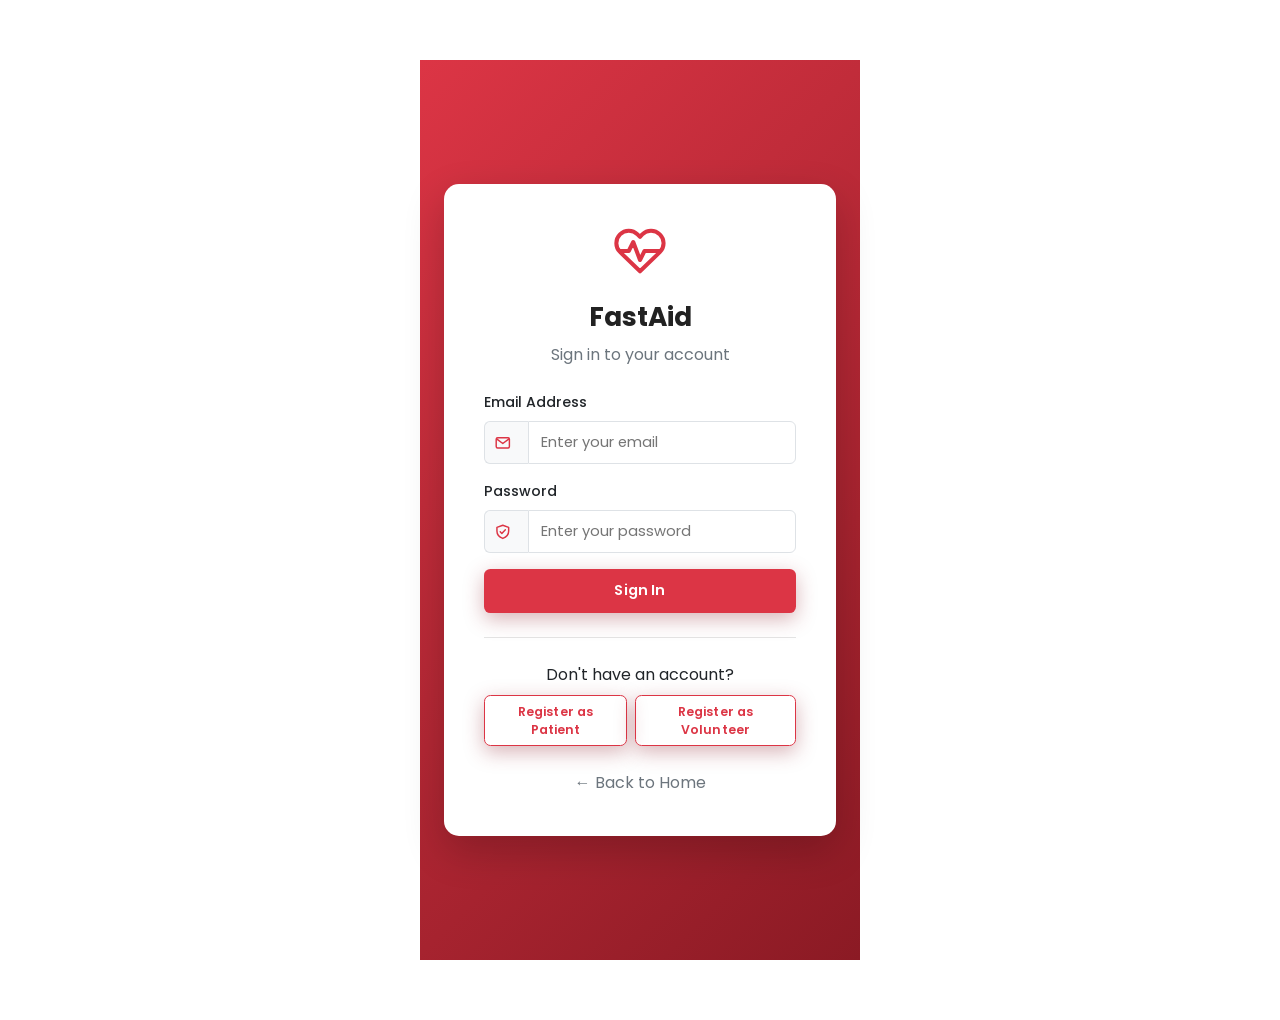
<file: fastaid/public/login.html>
<!DOCTYPE html>
<html lang="en">
<head>
  <meta charset="UTF-8"><meta name="viewport" content="width=device-width, initial-scale=1.0">
  <meta name="csrf-token" content="<?php require_once __DIR__ . '/../includes/config.php'; require_once __DIR__ . '/../includes/csrf.php'; session_name(SESSION_NAME); session_start(); echo csrf_token(); ?>">
  <title>Sign In - FastAid</title><link rel="stylesheet" href="assets/css/style.css"><link rel="stylesheet" href="assets/css/legacy.css">
</head>
<body class="legacy-page">
  <main class="auth-container">
    <div class="auth-box">
      <div class="legacy-form-title"><svg class="legacy-icon"><use href="assets/icons.svg#heart-pulse"></use></svg><h2>FastAid</h2><p>Sign in to your account</p></div>
      <form onsubmit="handleLogin(event)">
        <div class="mb-3"><label class="form-label" for="liEmail">Email Address</label><div class="input-group"><span class="input-group-text"><svg class="legacy-inline-icon"><use href="assets/icons.svg#mail"></use></svg></span><input type="email" id="liEmail" class="form-control" placeholder="Enter your email" required autocomplete="email"></div></div>
        <div class="mb-3"><label class="form-label" for="liPass">Password</label><div class="input-group"><span class="input-group-text"><svg class="legacy-inline-icon"><use href="assets/icons.svg#shield"></use></svg></span><input type="password" id="liPass" class="form-control" placeholder="Enter your password" required autocomplete="current-password"></div></div>
        <button type="submit" class="btn btn-danger w-100 py-2 fw-bold">Sign In</button>
      </form>
      <hr class="legacy-divider">
      <div class="text-center"><p class="mb-2">Don't have an account?</p><div class="d-flex gap-2 justify-content-center legacy-register-links"><a href="register.html?role=patient" class="btn btn-outline-danger btn-sm">Register as Patient</a><a href="register.html?role=volunteer" class="btn btn-outline-danger btn-sm">Register as Volunteer</a></div></div>
      <p class="text-center mt-4 mb-0"><a class="legacy-back-link" href="index.html">← Back to Home</a></p>
    </div>
  </main>
  <script src="assets/js/main.js"></script><script src="assets/js/api.js"></script>
  <script>
    function toggleNav(){const l=document.getElementById('navLinks');if(l){l.classList.toggle('open');document.querySelector('.hamburger')?.setAttribute('aria-expanded',l.classList.contains('open'));}}
    function handleLogin(e){e.preventDefault();api.login({email:document.getElementById('liEmail').value,password:document.getElementById('liPass').value}).then(r=>{if(r.success){const role=r.data?.user?.role;const dashboards={patient:'patient-dashboard.html',volunteer:'volunteer-dashboard.html',admin:'admin.html'};if(!dashboards[role]){showToast('Unable to determine your account role.','error');return;}showToast('Welcome back!');window.location=dashboards[role];}else{showToast(r.error||'Login failed.','error');}});}
  </script>
</body>
</html>
</file>
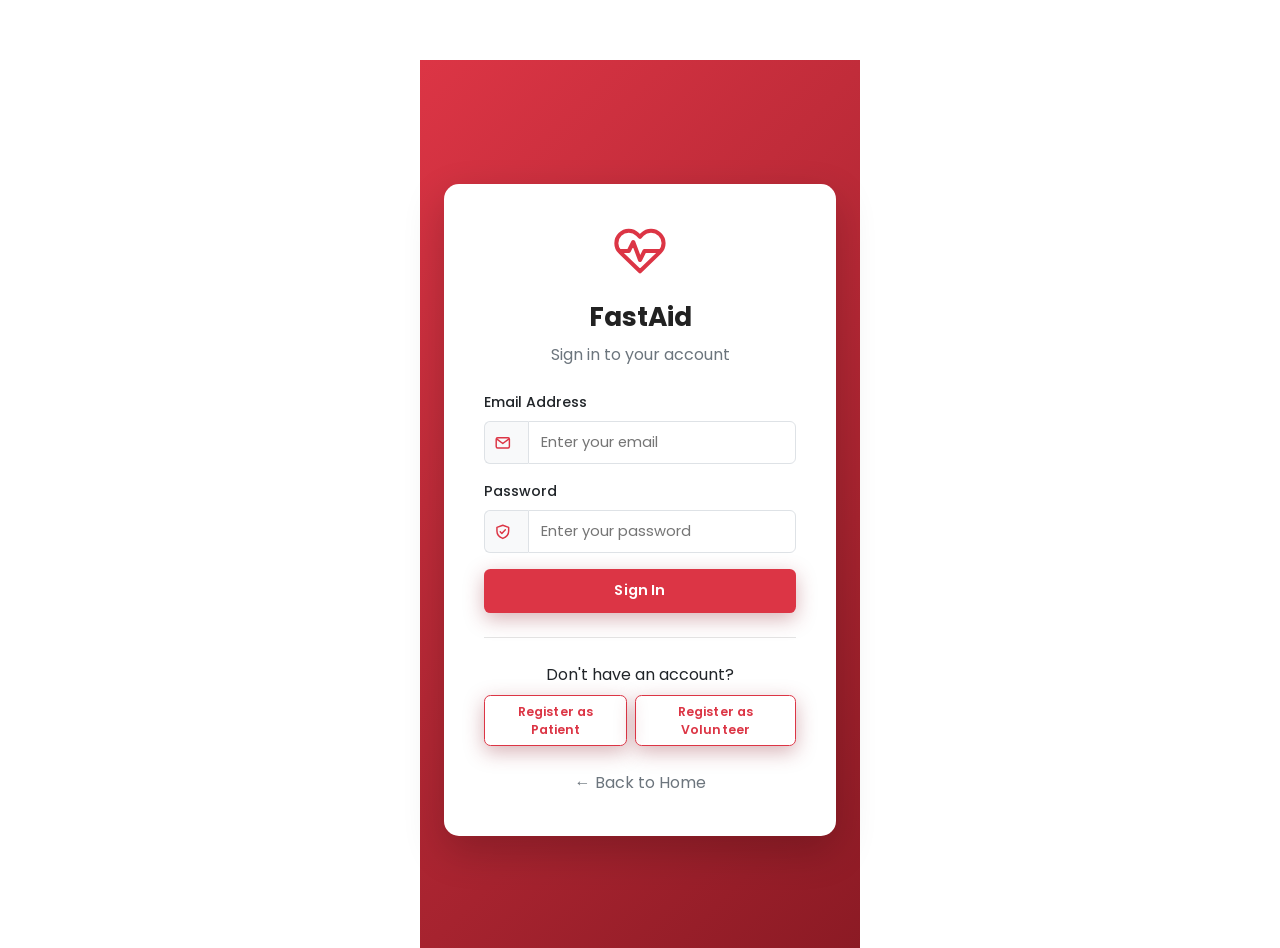
<file: fastaid/public/patient-dashboard.html>
<!DOCTYPE html>
<html lang="en"><head><meta charset="UTF-8"><meta name="viewport" content="width=device-width, initial-scale=1.0"><meta name="csrf-token" content="<?php require_once __DIR__ . '/../includes/config.php'; require_once __DIR__ . '/../includes/csrf.php'; session_name(SESSION_NAME); session_start(); echo csrf_token(); ?>"><title>Patient Dashboard — FastAid</title><link rel="stylesheet" href="assets/css/style.css">
  <link rel="stylesheet" href="assets/css/legacy.css"></head><body class="legacy-page patient-page">
<nav class="navbar legacy-dashboard-nav" aria-label="Main"><div class="nav-inner"><a href="index.html" class="logo">Fast<span>Aid</span></a><button class="hamburger" onclick="toggleNav()" aria-label="Toggle" aria-expanded="false"><span></span><span></span><span></span></button><div class="nav-links" id="navLinks"><a href="patient-dashboard.html" class="active">Dashboard</a><a href="request.html">Get Help Now</a><a href="tracking.html">Track Case</a><a href="login.html" onclick="logoutUser(event)">Logout</a></div></div></nav>
<main class="legacy-dashboard-content" aria-label="Patient Dashboard">
  <h2 style="font-size:1.6rem;margin-bottom:8px;">Emergency Assistance</h2>
  <p id="patientWelcome" style="color:var(--text-light);margin-bottom:30px;">Welcome</p>
  <section aria-label="Active request">
    <h3 style="font-weight:600;margin-bottom:14px;">Active Request</h3>
    <div class="card" style="border-left:4px solid var(--red-deep);">
      <div style="display:flex;align-items:center;gap:14px;">
        <div class="avatar avatar-sm" style="background:var(--red-gradient);">SM</div>
        <div><h4 style="font-size:1rem;">First Aid — Cut on forearm</h4><p style="font-size:0.85rem;color:var(--text-light);">Volunteer: Dr. James Park • Arrived</p></div>
      </div>
      <a href="tracking.html" class="btn btn-red" style="margin-top:16px;display:inline-block;">Track Case</a>
    </div>
  </section>
  <section aria-label="Past requests" style="margin-top:40px;">
    <h3 style="font-weight:600;margin-bottom:14px;">Past Requests</h3>
    <div class="card-grid">
      <article class="card"><div class="card-icon">&#9670;</div><h4>CPR Assistance</h4><p>Volunteer: Maria Gomez</p><p style="font-size:0.8rem;color:#777;">Completed • 3 days ago</p></article>
      <article class="card"><div class="card-icon">&#9670;</div><h4>Medication Question</h4><p>Volunteer: David Chen</p><p style="font-size:0.8rem;color:#777;">Completed • 5 days ago</p></article>
    </div>
  </section>
  <section aria-label="Notifications" style="margin-top:40px;">
    <h3 style="font-weight:600;margin-bottom:14px;">Notifications</h3>
    <div class="card">
      <ul id="notifList" style="list-style:none;"></ul>
    </div>
  </section>
</main>
<script src="assets/js/main.js"></script><script src="assets/js/api.js"></script><script src="assets/js/mock-data.js"></script>
<script>
function toggleNav(){const l=document.getElementById('navLinks');l.classList.toggle('open');document.querySelector('.hamburger').setAttribute('aria-expanded',l.classList.contains('open'))}
function logoutUser(e){e.preventDefault();api.logout().then(r=>{if(r.success)window.location='login.html';else showToast(r.error||'Logout failed.','error');});}
api.get_notifications().then(r=>{if(r.success){const list=document.getElementById('notifList');(r.data.notifications||[]).forEach(n=>{const li=document.createElement('li');li.style.padding='10px 0';li.style.borderBottom='1px solid #f0eeec';li.innerHTML='<strong>'+escapeHtml(n.text)+'</strong><span style="font-size:0.75rem;color:#999;float:right;">'+escapeHtml(n.time)+'</span>';list.appendChild(li);});}});
api.get_me().then(r=>{if(r.success)document.getElementById('patientWelcome').innerHTML='Welcome, '+escapeHtml(r.data.user.name||'');});
</script><script src="assets/js/auth-guard.js"></script></body></html>
</file>
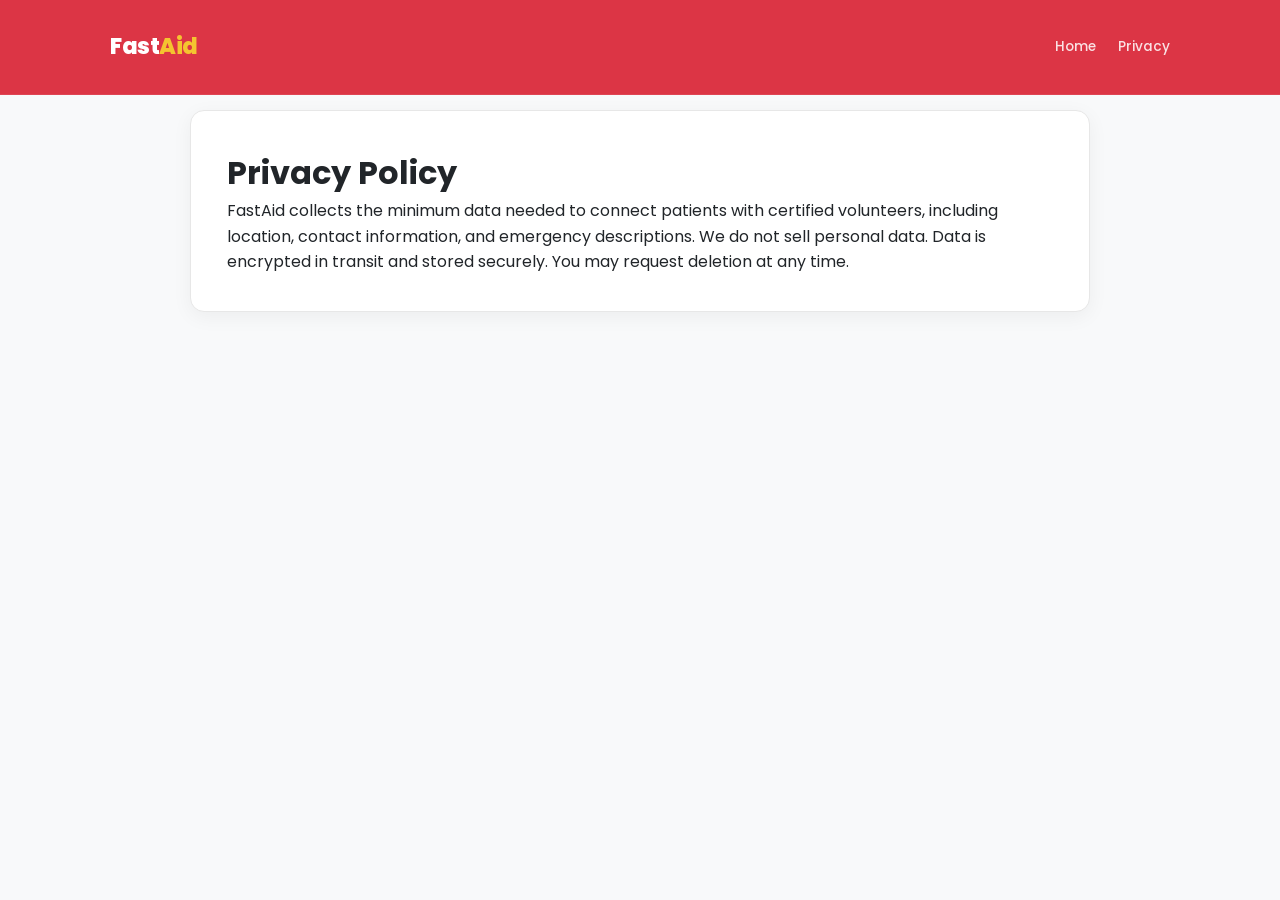
<file: fastaid/public/privacy.html>
<!DOCTYPE html>
<html lang="en"><head><meta charset="UTF-8"><meta name="viewport" content="width=device-width, initial-scale=1.0"><meta name="csrf-token" content="<?php require_once __DIR__ . '/../includes/config.php'; require_once __DIR__ . '/../includes/csrf.php'; session_name(SESSION_NAME); session_start(); echo csrf_token(); ?>"><title>Privacy Policy — FastAid</title><link rel="stylesheet" href="assets/css/style.css">
  <link rel="stylesheet" href="assets/css/legacy.css"></head><body class="legacy-page legal-page">
<nav class="navbar" aria-label="Main"><div class="nav-inner"><a href="index.html" class="logo">Fast<span>Aid</span></a><button class="hamburger" onclick="toggleNav()" aria-label="Toggle" aria-expanded="false"><span></span><span></span><span></span></button><div class="nav-links" id="navLinks"><a href="index.html">Home</a><a href="privacy.html">Privacy</a></div></div></nav>
<main style="max-width:800px;margin:60px auto;padding:0 20px;" aria-label="Privacy Policy">
  <h1>Privacy Policy</h1>
  <p>FastAid collects the minimum data needed to connect patients with certified volunteers, including location, contact information, and emergency descriptions. We do not sell personal data. Data is encrypted in transit and stored securely. You may request deletion at any time.</p>
</main>
<script src="assets/js/main.js"></script>
<script>function toggleNav(){const links=document.getElementById('navLinks');links.classList.toggle('open');document.querySelector('.hamburger').setAttribute('aria-expanded',links.classList.contains('open'));}</script>
</body></html>
</file>
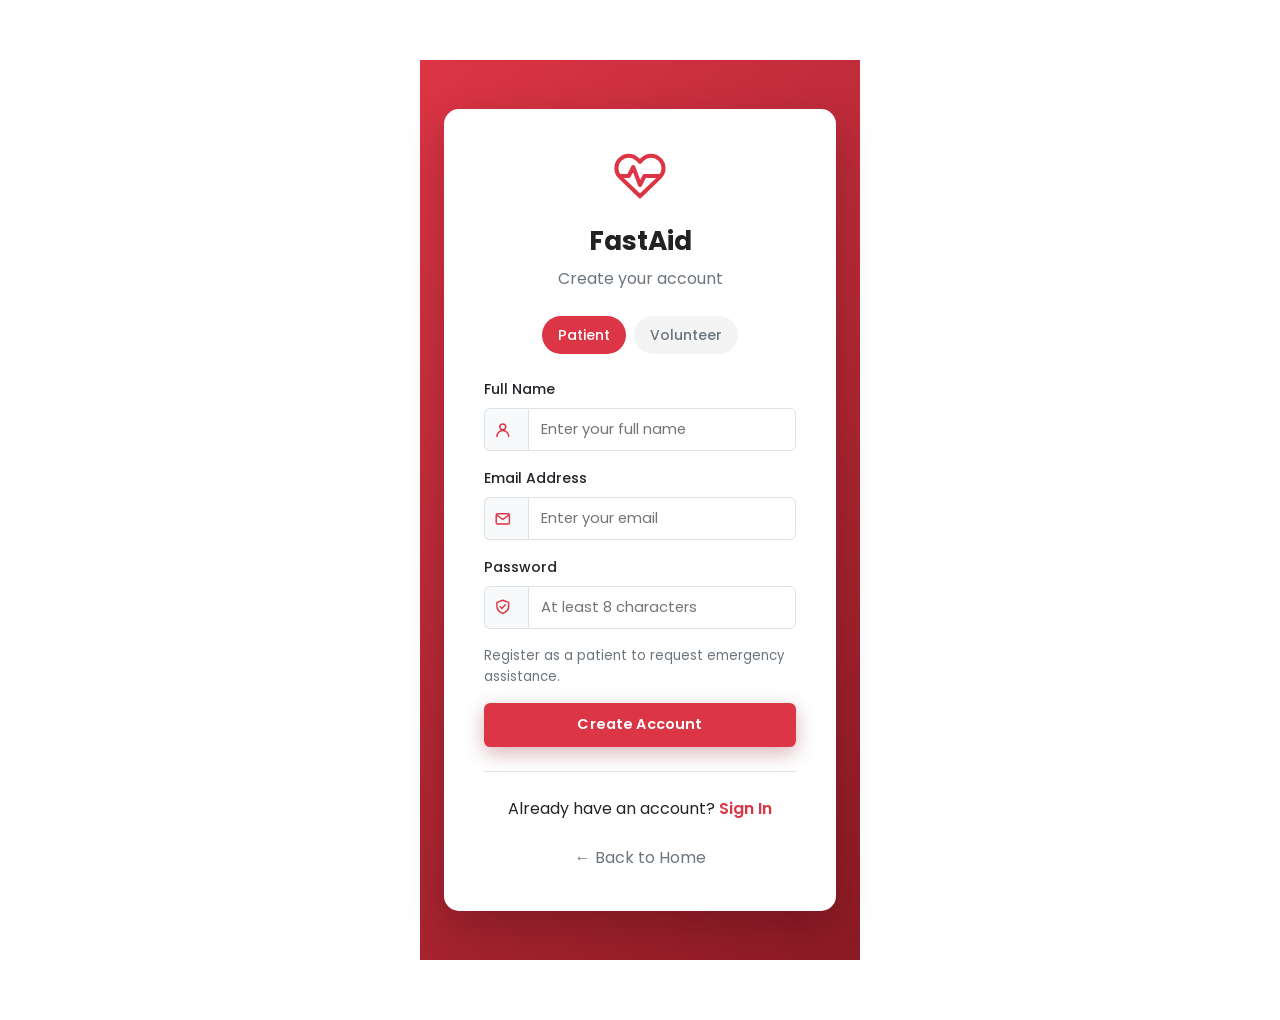
<file: fastaid/public/register.html>
<!DOCTYPE html>
<html lang="en">
<head>
  <meta charset="UTF-8"><meta name="viewport" content="width=device-width, initial-scale=1.0">
  <meta name="csrf-token" content="<?php require_once __DIR__ . '/../includes/config.php'; require_once __DIR__ . '/../includes/csrf.php'; session_name(SESSION_NAME); session_start(); echo csrf_token(); ?>">
  <title>Sign Up - FastAid</title><link rel="stylesheet" href="assets/css/style.css"><link rel="stylesheet" href="assets/css/legacy.css">
</head>
<body class="legacy-page">
  <main class="auth-container legacy-register-page"><div class="auth-box">
    <div class="legacy-form-title"><svg class="legacy-icon"><use href="assets/icons.svg#heart-pulse"></use></svg><h2>FastAid</h2><p>Create your account</p></div>
    <div class="nav-pills mb-4" role="group" aria-label="Account type"><label class="nav-link active" id="patientRoleLabel"><input type="radio" name="role" value="patient" checked onchange="updateRoleFields()">Patient</label><label class="nav-link" id="volunteerRoleLabel"><input type="radio" name="role" value="volunteer" onchange="updateRoleFields()">Volunteer</label></div>
    <form onsubmit="handleRegister(event)">
      <div class="mb-3"><label class="form-label" for="regName">Full Name</label><div class="input-group"><span class="input-group-text"><svg class="legacy-inline-icon"><use href="assets/icons.svg#user"></use></svg></span><input type="text" id="regName" class="form-control" placeholder="Enter your full name" required minlength="2" maxlength="100"></div></div>
      <div class="mb-3"><label class="form-label" for="regEmail">Email Address</label><div class="input-group"><span class="input-group-text"><svg class="legacy-inline-icon"><use href="assets/icons.svg#mail"></use></svg></span><input type="email" id="regEmail" class="form-control" placeholder="Enter your email" required autocomplete="email"></div></div>
      <div class="mb-3"><label class="form-label" for="regPass">Password</label><div class="input-group"><span class="input-group-text"><svg class="legacy-inline-icon"><use href="assets/icons.svg#shield"></use></svg></span><input type="password" id="regPass" class="form-control" placeholder="At least 8 characters" required minlength="8" autocomplete="new-password"></div></div>
      <div id="patientFields" class="mb-3"><p class="legacy-role-note">Register as a patient to request emergency assistance.</p></div>
      <div id="volFields" style="display:none;">
        <div class="mb-3"><label class="form-label" for="certType">Medical Degree / Qualification</label><div class="input-group"><span class="input-group-text"><svg class="legacy-inline-icon"><use href="assets/icons.svg#medical"></use></svg></span><select id="certType" class="form-select"><option>First Aid</option><option>CPR</option><option>EMT-B</option></select></div></div>
        <div class="mb-3"><label class="form-label" for="certNum">Training Certificate Number</label><div class="input-group"><span class="input-group-text"><svg class="legacy-inline-icon"><use href="assets/icons.svg#shield"></use></svg></span><input type="text" id="certNum" class="form-control" placeholder="e.g. CERT-1234"></div></div>
        <div class="mb-3"><label class="form-label" for="yearsExp">Years of Experience</label><input type="number" id="yearsExp" class="form-control" min="0" max="50" value="2"></div>
      </div>
      <button type="submit" class="btn btn-danger w-100 py-2 fw-bold">Create Account</button>
    </form>
    <hr class="legacy-divider"><p class="text-center mb-0">Already have an account? <a class="legacy-text-link" href="login.html">Sign In</a></p>
    <p class="text-center mt-4 mb-0"><a class="legacy-back-link" href="index.html">← Back to Home</a></p>
  </div></main>
  <script src="assets/js/main.js"></script><script src="assets/js/api.js"></script>
  <script>
    function toggleNav(){const l=document.getElementById('navLinks');if(l){l.classList.toggle('open');document.querySelector('.hamburger')?.setAttribute('aria-expanded',l.classList.contains('open'));}}
    function updateRoleFields(){const role=document.querySelector('input[name="role"]:checked').value;document.getElementById('volFields').style.display=role==='volunteer'?'block':'none';document.getElementById('patientRoleLabel').classList.toggle('active',role==='patient');document.getElementById('volunteerRoleLabel').classList.toggle('active',role==='volunteer');}
    function handleRegister(e){e.preventDefault();const role=document.querySelector('input[name="role"]:checked').value;const d={name:document.getElementById('regName').value,email:document.getElementById('regEmail').value,password:document.getElementById('regPass').value,role};if(role==='volunteer'){d.certification=document.getElementById('certType').value;d.certNumber=document.getElementById('certNum').value;d.yearsExp=document.getElementById('yearsExp').value;}api.register(d).then(r=>{if(r.success){showToast('Account created!');window.location=role==='volunteer'?'volunteer-dashboard.html':'patient-dashboard.html';}else{showToast(r.error||'Registration failed.','error');}});}
    const selectedRole=new URLSearchParams(window.location.search).get('role');if(selectedRole==='volunteer'){document.querySelector('input[name="role"][value="volunteer"]').checked=true;updateRoleFields();}
  </script>
</body>
</html>
</file>
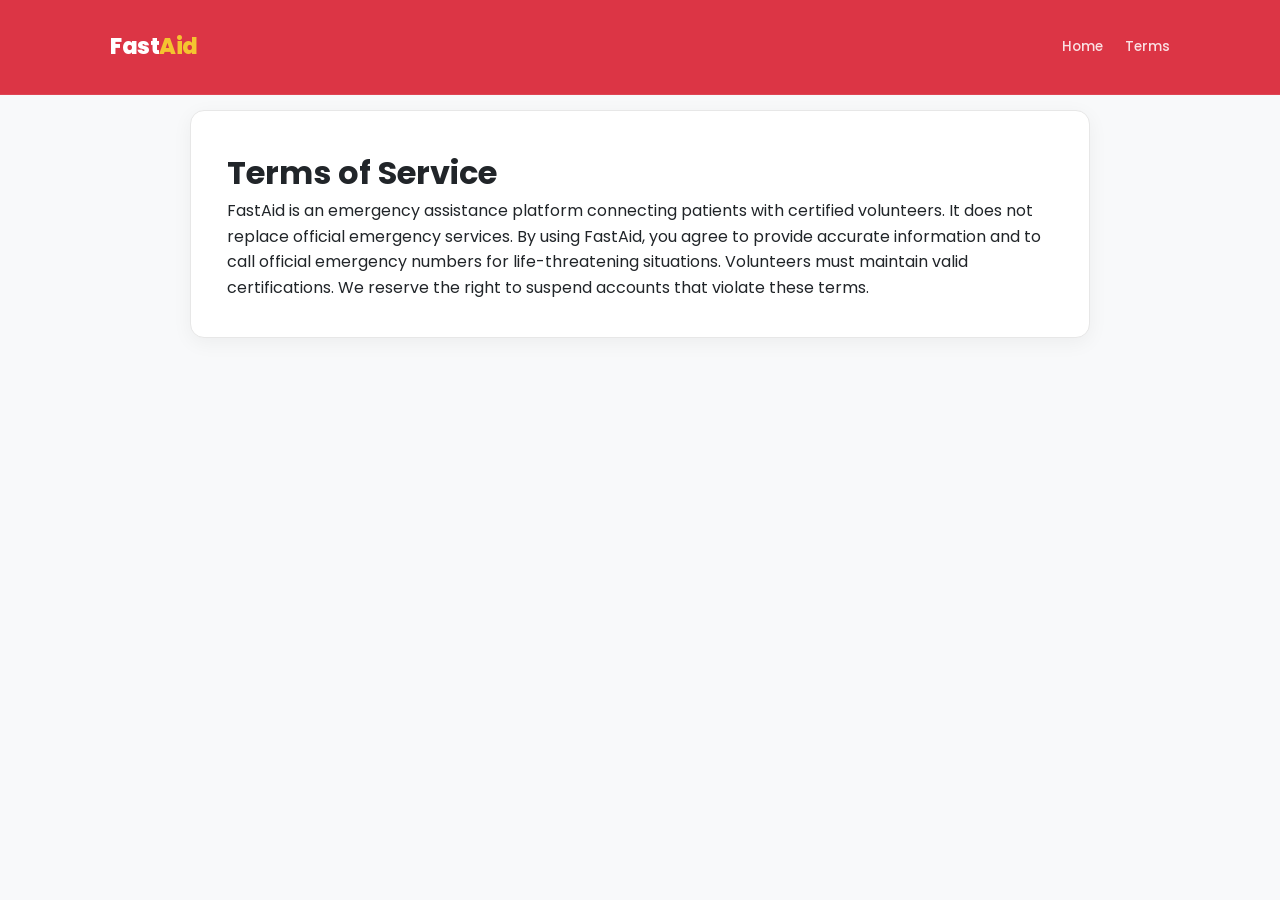
<file: fastaid/public/terms.html>
<!DOCTYPE html>
<html lang="en"><head><meta charset="UTF-8"><meta name="viewport" content="width=device-width, initial-scale=1.0"><meta name="csrf-token" content="<?php require_once __DIR__ . '/../includes/config.php'; require_once __DIR__ . '/../includes/csrf.php'; session_name(SESSION_NAME); session_start(); echo csrf_token(); ?>"><title>Terms of Service — FastAid</title><link rel="stylesheet" href="assets/css/style.css">
  <link rel="stylesheet" href="assets/css/legacy.css"></head><body class="legacy-page legal-page">
<nav class="navbar" aria-label="Main"><div class="nav-inner"><a href="index.html" class="logo">Fast<span>Aid</span></a><button class="hamburger" onclick="toggleNav()" aria-label="Toggle" aria-expanded="false"><span></span><span></span><span></span></button><div class="nav-links" id="navLinks"><a href="index.html">Home</a><a href="terms.html">Terms</a></div></div></nav>
<main style="max-width:800px;margin:60px auto;padding:0 20px;" aria-label="Terms of Service">
  <h1>Terms of Service</h1>
  <p>FastAid is an emergency assistance platform connecting patients with certified volunteers. It does not replace official emergency services. By using FastAid, you agree to provide accurate information and to call official emergency numbers for life-threatening situations. Volunteers must maintain valid certifications. We reserve the right to suspend accounts that violate these terms.</p>
</main>
<script src="assets/js/main.js"></script>
<script>function toggleNav(){const links=document.getElementById('navLinks');links.classList.toggle('open');document.querySelector('.hamburger').setAttribute('aria-expanded',links.classList.contains('open'));}</script>
</body></html>
</file>
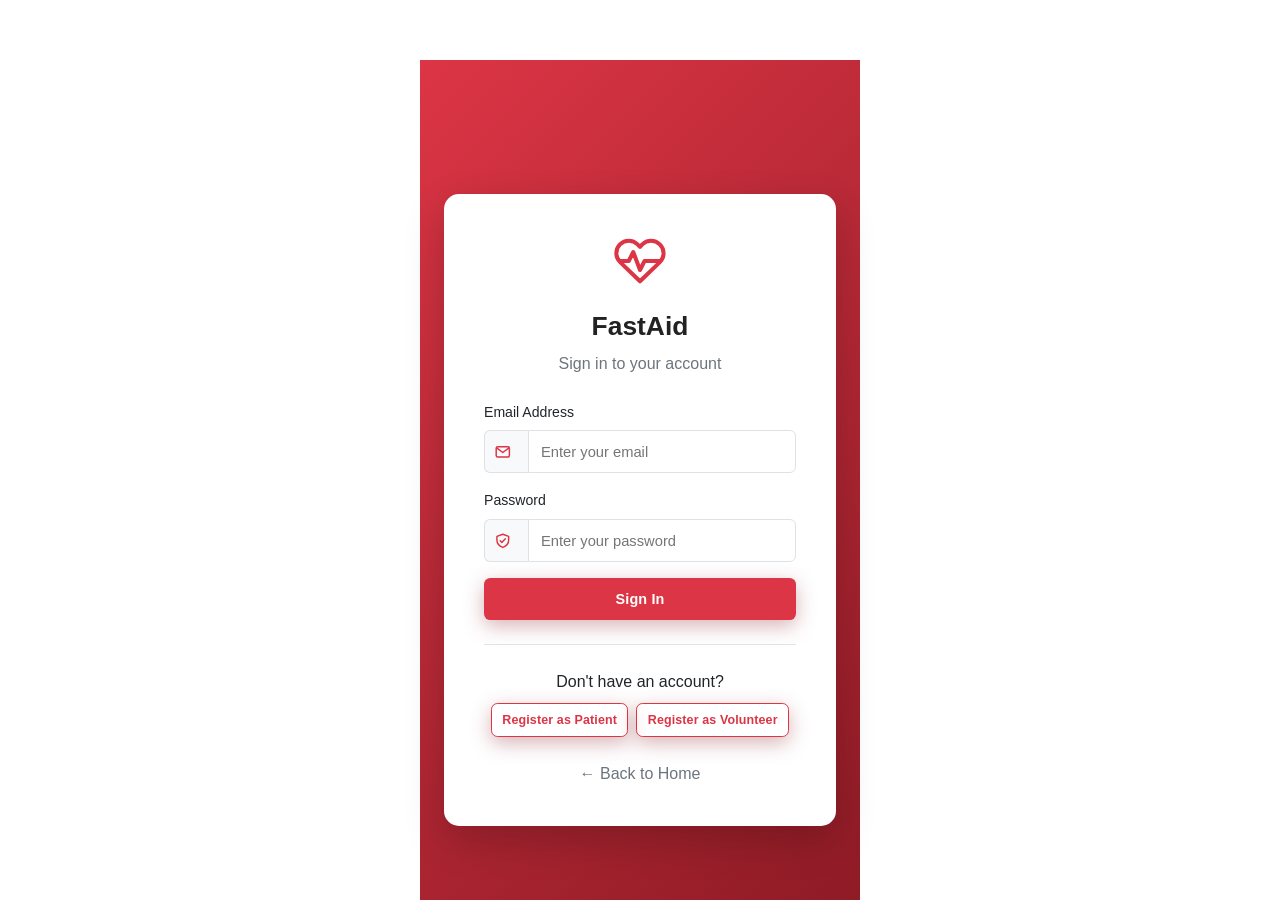
<file: fastaid/public/volunteer-dashboard.html>
<!DOCTYPE html>
<html lang="en"><head><meta charset="UTF-8"><meta name="viewport" content="width=device-width, initial-scale=1.0"><meta name="csrf-token" content="<?php require_once __DIR__ . '/../includes/config.php'; require_once __DIR__ . '/../includes/csrf.php'; session_name(SESSION_NAME); session_start(); echo csrf_token(); ?>"><title>Volunteer Dashboard — FastAid</title><link rel="stylesheet" href="assets/css/style.css">
  <link rel="stylesheet" href="assets/css/legacy.css"></head><body class="legacy-page volunteer-page">
<nav class="navbar legacy-dashboard-nav" aria-label="Main"><div class="nav-inner"><a href="index.html" class="logo">Fast<span>Aid</span></a><button class="hamburger" onclick="toggleNav()" aria-label="Toggle" aria-expanded="false"><span></span><span></span><span></span></button><div class="nav-links" id="navLinks"><a href="volunteer-dashboard.html" class="active">Dashboard</a><a href="focus.html">Focus Mode</a><a href="request.html">New Request</a><a href="login.html" onclick="logoutUser(event)">Logout</a></div></div></nav>
<main class="legacy-dashboard-content" aria-label="Volunteer Dashboard">
  <h2 style="margin-bottom:24px;">Dashboard</h2>
  <div class="notice-banner" style="background:#e8f5e9;border-left-color:#2a7a2a;">You have 2 incoming requests. Verification pending — new accepts disabled until verified.</div>

  <section aria-label="Availability"><div style="display:flex;align-items:center;gap:12px;margin-bottom:20px;"><h2>Availability</h2><label style="cursor:pointer;font-weight:500;display:inline-flex;align-items:center;gap:8px;"><input type="checkbox" id="availToggle" checked onchange="updateAvail()"> Available</label></div><button onclick="openModal('dndModal')" class="btn btn-outline">Set Do Not Disturb Hours</button></section>

  <section aria-label="Incoming requests"><h2>Incoming Requests</h2>
    <div id="incomingList"></div>
  </section>

  <section aria-label="Notifications" style="margin-top:30px;"><h2>Notifications</h2><div class="card"><ul id="vNotif" style="list-style:none;"></ul></div></section>
</main>

<div class="modal-overlay" id="dndModal"><div class="modal"><button onclick="closeModal('dndModal')" aria-label="Close" style="float:right;background:none;border:none;font-size:1.2rem;cursor:pointer;">×</button><div class="card-icon">&#9670;</div><h3>Do Not Disturb Hours</h3><form onsubmit="setDND(event)"><div class="form-group"><label for="dndStart">Start</label><input type="time" id="dndStart" value="22:00"></div><div class="form-group"><label for="dndEnd">End</label><input type="time" id="dndEnd" value="07:00"></div><button type="submit" class="btn btn-red" style="width:100%;">Save</button></form></div></div>

<script src="assets/js/main.js"></script><script src="assets/js/api.js"></script><script src="assets/js/mock-data.js"></script>
<script>
function toggleNav(){const l=document.getElementById('navLinks');l.classList.toggle('open');document.querySelector('.hamburger').setAttribute('aria-expanded',l.classList.contains('open'))}
function logoutUser(e){e.preventDefault();api.logout().then(r=>{if(r.success)window.location='login.html';else showToast(r.error||'Logout failed.','error');});}
document.addEventListener('DOMContentLoaded',()=>{api.get_incoming_requests().then(r=>{if(r.success){const c=document.getElementById('incomingList');(r.data.requests||[]).forEach((req,i)=>{const card=document.createElement('div');card.className='card';card.innerHTML='<div class="card-icon">&#9670;</div><h4>'+escapeHtml(req.type)+'</h4><p>'+escapeHtml(req.description||'')+'</p><button type="button" data-request-index="'+i+'" class="btn btn-red" style="margin-top:6px;" '+(MOCK_USERS.filter(u=>u.id===2)[0]&&!MOCK_USERS.filter(u=>u.id===2)[0].verified?'disabled':'')+'>Accept</button>';c.appendChild(card);});c.addEventListener('click',event=>{const button=event.target.closest('button[data-request-index]');if(button)acceptReq(r.data.requests[Number(button.dataset.requestIndex)].id);});}});api.get_notifications().then(r=>{if(r.success){const list=document.getElementById('vNotif');(r.data.notifications||[]).forEach(n=>{const li=document.createElement('li');li.style.padding='10px 0';li.innerHTML='<strong>'+escapeHtml(n.text)+'</strong> <span style="font-size:0.75rem;color:#999;">'+escapeHtml(n.time)+'</span>';list.appendChild(li);});}});});
function updateAvail(){api.update_availability({available:document.getElementById('availToggle').checked}).then(r=>showToast(r.success?'Availability updated':'Failed','success'))}
function acceptReq(id){api.accept_request({id}).then(r=>{if(r.success){showToast('Request accepted');window.location='focus.html';}});}
function setDND(e){e.preventDefault();api.set_dnd_hours({start:document.getElementById('dndStart').value,end:document.getElementById('dndEnd').value}).then(()=>{showToast('DND set');closeModal('dndModal');});}
</script><script src="assets/js/auth-guard.js"></script></body></html>
</file>
<file: fastaid/public/assets/css/style.css>
/* FASTAID - Shared Styles */
@import url('https://fonts.googleapis.com/css2?family=Poppins:wght@300;400;500;600;700;800&display=swap');

:root {
  --red-deep: #C0392B;
  --red-dark: #8E2430;
  --red-gradient: linear-gradient(135deg, #C0392B 0%, #8E2430 100%);
  --yellow: #F4C430;
  --navy: #1A1A2E;
  --navy-light: #2a2a3e;
  --text: #222;
  --text-light: #555;
  --bg: #f8f6f4;
  --card: #fff;
  --shadow: 0 8px 28px rgba(142, 36, 48, 0.10);
  --shadow-hover: 0 14px 40px rgba(142, 36, 48, 0.18);
  --radius: 18px;
  --radius-sm: 12px;
}

* { margin: 0; padding: 0; box-sizing: border-box; }
html { scroll-behavior: smooth; }
body {
  font-family: 'Poppins', sans-serif;
  background: var(--bg);
  color: var(--text);
  line-height: 1.6;
  -webkit-font-smoothing: antialiased;
}

/* Navigation */
.navbar {
  position: sticky;
  top: 0;
  z-index: 1000;
  background: rgba(26, 26, 46, 0.95);
  backdrop-filter: blur(12px);
  -webkit-backdrop-filter: blur(12px);
  border-bottom: 1px solid rgba(255,255,255,0.08);
}
.nav-inner {
  max-width: 1100px;
  margin: 0 auto;
  padding: 14px 20px;
  display: flex;
  align-items: center;
  justify-content: space-between;
}
.logo {
  font-weight: 800;
  font-size: 1.4rem;
  color: #fff;
  text-decoration: none;
  letter-spacing: -0.02em;
}
.logo span { color: var(--yellow); }
.nav-links { display: flex; gap: 22px; align-items: center; }
.nav-links a, .nav-links .nav-btn {
  color: rgba(255,255,255,0.85);
  text-decoration: none;
  font-size: 0.85rem;
  font-weight: 500;
  transition: color 0.2s;
  padding: 6px 0;
}
.nav-links a:hover, .nav-links .nav-btn:hover { color: var(--yellow); }
.nav-btn {
  background: var(--red-gradient);
  color: #fff !important;
  padding: 8px 18px !important;
  border-radius: 30px;
  font-weight: 600;
  border: none;
  cursor: pointer;
  font-size: 0.8rem;
  box-shadow: 0 4px 14px rgba(142,36,48,0.35);
  transition: transform 0.15s, box-shadow 0.2s;
}
.nav-btn:hover { transform: translateY(-2px); box-shadow: 0 6px 20px rgba(142,36,48,0.45); }

/* Hamburger */
.hamburger { display: none; flex-direction: column; gap: 5px; background: none; border: none; cursor: pointer; padding: 6px; }
.hamburger span { display: block; width: 24px; height: 2.5px; background: #fff; border-radius: 2px; transition: all 0.3s; }

/* Mobile menu */
@media (max-width: 860px) {
  .nav-links { position: fixed; top: 60px; left: 0; right: 0; background: rgba(26,26,46,0.98); flex-direction: column; padding: 30px 20px; gap: 16px; align-items: stretch; display: none; border-bottom: 1px solid rgba(255,255,255,0.08); }
  .nav-links.open { display: flex; }
  .nav-links a, .nav-links .nav-btn { font-size: 1rem; padding: 10px 0; display: block; }
  .hamburger { display: flex; }
}

/* Hero */
.hero {
  background: var(--red-gradient);
  color: #fff;
  padding: 120px 20px 100px;
  text-align: center;
  position: relative;
  overflow: hidden;
}
.hero::before {
  content: '';
  position: absolute;
  inset: 0;
  background: radial-gradient(circle at 30% 50%, rgba(244,196,48,0.12) 0%, transparent 60%),
              radial-gradient(circle at 70% 20%, rgba(255,255,255,0.06) 0%, transparent 50%);
  pointer-events: none;
}
.hero h1 {
  font-size: clamp(2.1rem, 5vw, 3.4rem);
  font-weight: 800;
  line-height: 1.15;
  letter-spacing: -0.03em;
  max-width: 800px;
  margin: 0 auto 26px;
  position: relative;
  z-index: 1;
}
.hero p.subtitle {
  font-size: 1.05rem;
  max-width: 560px;
  margin: 0 auto 36px;
  opacity: 0.92;
  position: relative; z-index: 1;
}
.hero-btns { display: flex; gap: 16px; justify-content: center; flex-wrap: wrap; position: relative; z-index: 1; }

/* Buttons */
.btn {
  display: inline-flex; align-items: center; justify-content: center; gap: 8px;
  padding: 16px 28px; border-radius: 50px; text-decoration: none; font-weight: 600;
  font-size: 0.95rem; border: none; cursor: pointer; transition: all 0.2s ease;
  min-height: 48px; letter-spacing: 0.01em;
  box-shadow: 0 6px 20px rgba(142,36,48,0.35);
}
.btn-yellow { background: var(--yellow); color: #1a1500; box-shadow: 0 6px 20px rgba(244,196,48,0.35); }
.btn-yellow:hover { background: #e6b82a; transform: translateY(-2px); box-shadow: 0 10px 28px rgba(244,196,48,0.45); }
.btn-red { background: #fff; color: var(--red-deep); box-shadow: 0 6px 20px rgba(255,255,255,0.2); }
.btn-red:hover { background: #fdf6f0; transform: translateY(-2px); }
.btn-outline { background: transparent; color: #fff; border: 2px solid rgba(255,255,255,0.45); box-shadow: none; }
.btn-outline:hover { background: rgba(255,255,255,0.1); border-color: #fff; }

.btn-cta {
  position: sticky;
  bottom: 20px;
  z-index: 900;
  margin: 0 auto;
  display: flex;
  width: calc(100% - 40px);
  max-width: 420px;
  justify-content: center;
}

/* Sections */
section { padding: 80px 20px; max-width: 1100px; margin: 0 auto; }
.section-title {
  font-size: clamp(1.6rem, 3.5vw, 2.1rem);
  font-weight: 700;
  text-align: center;
  margin-bottom: 14px;
  letter-spacing: -0.02em;
}
.section-sub { text-align: center; color: var(--text-light); max-width: 560px; margin: 0 auto 48px; }

/* Cards */
.card-grid { display: grid; gap: 22px; grid-template-columns: repeat(auto-fit, minmax(280px, 1fr)); }
.card {
  background: var(--card);
  border-radius: var(--radius);
  padding: 32px 28px;
  box-shadow: var(--shadow);
  transition: transform 0.2s, box-shadow 0.2s;
  border: 1px solid rgba(0,0,0,0.04);
}
.card:hover { transform: translateY(-4px); box-shadow: var(--shadow-hover); }
.card h3 { font-size: 1.15rem; margin-bottom: 10px; font-weight: 600; }
.card p { color: var(--text-light); font-size: 0.92rem; }

/* How it works steps */
.steps { display: flex; gap: 22px; flex-wrap: wrap; justify-content: center; }
.step-card {
  flex: 1; min-width: 240px; max-width: 340px; background: var(--card);
  border-radius: var(--radius); padding: 36px 28px; text-align: center; box-shadow: var(--shadow);
  border-top: 4px solid var(--red-deep);
}
.step-card .step-num {
  width: 56px; height: 56px; border-radius: 50%; background: var(--red-gradient);
  color: #fff; font-weight: 700; font-size: 1.2rem; display: flex; align-items: center; justify-content: center;
  margin: 0 auto 18px;
}

/* Services grid */
.service-grid { display: grid; gap: 18px; grid-template-columns: repeat(auto-fit, minmax(260px, 1fr)); }
.service-card { background: var(--card); border-radius: var(--radius); padding: 28px; box-shadow: var(--shadow); text-align: center; }
.service-card h4 { font-weight: 600; margin-bottom: 8px; }
.service-card p { color: var(--text-light); font-size: 0.88rem; }

/* CTA Banner */
.cta-banner {
  background: var(--red-gradient); color: #fff; border-radius: var(--radius);
  padding: 60px 30px; text-align: center; position: relative; overflow: hidden;
  margin-top: 20px;
}
.cta-banner::before { content: ''; position: absolute; inset: 0; background: radial-gradient(circle at 20% 80%, rgba(244,196,48,0.15) 0%, transparent 60%); pointer-events: none; }
.cta-banner h2 { position: relative; z-index: 1; font-size: clamp(1.4rem, 3vw, 1.9rem); margin-bottom: 16px; }
.cta-banner p { position: relative; z-index: 1; opacity: 0.92; max-width: 480px; margin: 0 auto 24px; }

/* Contact */
.contact-form { max-width: 520px; margin: 0 auto; background: var(--card); padding: 32px; border-radius: var(--radius); box-shadow: var(--shadow); }
.form-group { margin-bottom: 20px; }
.form-group label { display: block; font-weight: 500; margin-bottom: 8px; font-size: 0.9rem; }
.form-group input, .form-group textarea, .form-group select {
  width: 100%; padding: 14px 16px; border-radius: 12px; border: 1.5px solid #e0ddd8;
  font-family: inherit; font-size: 0.95rem; transition: border-color 0.2s, box-shadow 0.2s; min-height: 48px;
}
.form-group input:focus, .form-group textarea:focus, .form-group select:focus {
  outline: none; border-color: var(--red-deep); box-shadow: 0 0 0 3px rgba(192,57,43,0.1);
}
.form-group textarea { min-height: 120px; resize: vertical; }

/* Footer */
footer { background: var(--navy); color: rgba(255,255,255,0.75); padding: 60px 20px 30px; }
.footer-inner { max-width: 1100px; margin: 0 auto; display: grid; gap: 30px; grid-template-columns: repeat(auto-fit, minmax(220px, 1fr)); }
.footer-inner h4 { color: #fff; font-weight: 600; margin-bottom: 12px; }
.footer-inner a { color: rgba(255,255,255,0.7); text-decoration: none; display: block; margin-bottom: 8px; font-size: 0.88rem; transition: color 0.2s; }
.footer-inner a:hover { color: var(--yellow); }
.footer-bottom { max-width: 1100px; margin: 40px auto 0; padding-top: 20px; border-top: 1px solid rgba(255,255,255,0.1); display: flex; justify-content: space-between; align-items: center; flex-wrap: wrap; gap: 10px; font-size: 0.8rem; color: rgba(255,255,255,0.45); }

/* Forms for login/register */
.auth-container {
  max-width: 440px; margin: 60px auto; padding: 0 20px;
}
.auth-card {
  background: var(--card); border-radius: var(--radius); padding: 36px 32px; box-shadow: var(--shadow);
}
.auth-card h2 { text-align: center; margin-bottom: 8px; font-size: 1.4rem; }
.auth-card p.sub { text-align: center; color: var(--text-light); margin-bottom: 24px; font-size: 0.9rem; }
.role-choice { display: flex; gap: 14px; margin-bottom: 20px; }
.role-choice label {
  flex: 1; border: 2px solid #e0ddd8; border-radius: 14px; padding: 18px 10px; text-align: center; cursor: pointer;
  transition: border-color 0.2s, background 0.2s;
  font-weight: 500;
}
.role-choice input { display: none; }
.role-choice input:checked + label { border-color: var(--red-deep); background: rgba(192,57,43,0.04); }

/* Tracking page */
.map-container { height: 320px; border-radius: var(--radius); overflow: hidden; box-shadow: var(--shadow); margin-bottom: 24px; }
.status-timeline { display: flex; gap: 4px; overflow-x: auto; padding-bottom: 10px; }
.status-step { flex: 1; min-width: 110px; text-align: center; padding: 14px 8px; border-radius: 14px; background: #f0eeec; font-size: 0.78rem; font-weight: 500; transition: all 0.25s; position: relative; }
.status-step.active { background: var(--red-gradient); color: #fff; }
.status-step.completed { background: #ddeadd; color: #2a7a2a; }

/* Request page steps */
.step-flow { max-width: 640px; margin: 0 auto; }
.step-number { width: 40px; height: 40px; border-radius: 50%; background: var(--red-gradient); color: #fff; display: flex; align-items: center; justify-content: center; font-weight: 700; font-size: 0.95rem; flex-shrink: 0; }
.step-row { display: flex; gap: 16px; align-items: flex-start; margin-bottom: 32px; }
.step-body { flex: 1; }

/* Focus mode */
.focus-page { min-height: 100vh; background: var(--navy); color: #fff; padding: 30px 20px; }
.focus-page .focus-header { text-align: center; margin-bottom: 30px; }
.focus-page .map-container { height: 260px; border-radius: var(--radius); overflow: hidden; }
.focus-timer { font-size: 2.2rem; font-weight: 700; text-align: center; color: var(--yellow); letter-spacing: 0.05em; margin: 20px 0; }

/* Toast / Modal */
.toast { position: fixed; bottom: 80px; left: 50%; transform: translateX(-50%); z-index: 2000; background: var(--navy); color: #fff; padding: 16px 24px; border-radius: 50px; font-weight: 500; box-shadow: 0 12px 40px rgba(0,0,0,0.3); animation: slideUp 0.35s ease; }
.toast.success { background: #2a7a2a; }
.toast.error { background: #C0392B; }
@keyframes slideUp { from { opacity: 0; transform: translateX(-50%) translateY(20px); } to { opacity: 1; transform: translateX(-50%) translateY(0); } }

.modal-overlay { position: fixed; inset: 0; background: rgba(0,0,0,0.55); z-index: 3000; display: flex; align-items: center; justify-content: center; padding: 20px; opacity: 0; pointer-events: none; transition: opacity 0.25s; }
.modal-overlay.open { opacity: 1; pointer-events: auto; }
.modal { background: var(--card); border-radius: var(--radius); padding: 32px; max-width: 480px; width: 100%; box-shadow: 0 20px 60px rgba(0,0,0,0.35); transform: scale(0.97); transition: transform 0.25s; }
.modal-overlay.open .modal { transform: scale(1); }
.modal h3 { margin-bottom: 14px; font-size: 1.2rem; }

/* Initials avatar */
.avatar { display: inline-flex; align-items: center; justify-content: center; border-radius: 50%; font-weight: 600; color: #fff; background: var(--red-gradient); text-align: center; flex-shrink: 0; }
.avatar-sm { width: 36px; height: 36px; font-size: 0.75rem; }
.avatar-md { width: 48px; height: 48px; font-size: 0.9rem; }

/* Utilities */
.text-center { text-align: center; }
.mb-24 { margin-bottom: 24px; }
.mt-24 { margin-top: 24px; }

/* Breathing animation */
.breath-circle { width: 120px; height: 120px; border-radius: 50%; border: 3px solid rgba(244,196,48,0.25); margin: 0 auto 20px; animation: breath 3s ease-in-out infinite; display: flex; align-items: center; justify-content: center; font-weight: 600; color: var(--red-deep); }
@keyframes breath { 0%, 100% { transform: scale(1); border-color: rgba(244,196,48,0.2); } 50% { transform: scale(1.15); border-color: rgba(244,196,48,0.6); } }

/* Step cards for request */
.tap-card-grid { display: grid; grid-template-columns: repeat(auto-fit, minmax(140px, 1fr)); gap: 12px; margin-top: 14px; }
.tap-card { background: #fff; border: 2px solid #e0ddd8; border-radius: 14px; padding: 22px 14px; text-align: center; cursor: pointer; transition: all 0.2s; font-weight: 500; min-height: 48px; }
.tap-card:hover, .tap-card.active { border-color: var(--red-deep); background: rgba(192,57,43,0.04); }
.tap-card .card-icon { font-size: 1.5rem; margin-bottom: 6px; }

/* Admin table */
.table-wrap { overflow-x: auto; }
table { width: 100%; border-collapse: collapse; font-size: 0.85rem; }
thead th { text-align: left; padding: 12px 10px; color: var(--text-light); font-weight: 600; font-size: 0.78rem; text-transform: uppercase; letter-spacing: 0.03em; border-bottom: 2px solid #e0ddd8; }
tbody td { padding: 14px 10px; border-bottom: 1px solid #f0eeec; }

/* Debrief modal */
.debrief-modal { max-width: 460px; }
.debrief-modal h3 { font-size: 1.2rem; }
.debrief-modal textarea { min-height: 80px; }
@media (max-width: 860px) { .focus-page { padding: 20px 16px; } }

/* Admin dashboard */
.admin-page { min-height: 100vh; background: #f4f6fa; color: #25263a; }
.admin-sidebar { position: fixed; inset: 0 auto 0 0; z-index: 1200; width: 260px; padding: 30px 18px; background: #1A1A2E; color: #fff; display: flex; flex-direction: column; }
.admin-brand { padding: 4px 12px 30px; border-bottom: 1px solid rgba(255,255,255,.1); }
.admin-brand-row { display: flex; align-items: center; gap: 11px; font-size: 1.15rem; font-weight: 700; }
.admin-heart { color: #e43d42; font-size: 1.65rem; line-height: 1; }
.admin-email { margin: 9px 0 0 34px; color: rgba(255,255,255,.58); font-size: .72rem; overflow-wrap: anywhere; }
.admin-menu { display: flex; flex: 1; flex-direction: column; gap: 8px; padding-top: 26px; }
.admin-menu-item { width: 100%; min-height: 48px; display: flex; align-items: center; gap: 14px; padding: 0 14px; border: 0; border-radius: 10px; background: transparent; color: rgba(255,255,255,.73); font: 500 .9rem 'Poppins', sans-serif; text-align: left; cursor: pointer; transition: background .18s, color .18s; }
.admin-menu-item span { width: 20px; color: inherit; font-size: 1.1rem; text-align: center; }
.admin-menu-item:hover { background: rgba(255,255,255,.08); color: #fff; }
.admin-menu-item.is-active { background: #C0392B; color: #fff; box-shadow: 0 8px 20px rgba(192,57,43,.22); }
.admin-menu-item.admin-logout { margin-top: auto; }
.admin-main { max-width: 1600px; min-height: 100vh; margin-left: 260px; padding: 44px clamp(24px, 4vw, 64px) 64px; }
.admin-section { max-width: none; margin: 0; padding: 0; }
.admin-section[hidden] { display: none; }
.admin-page-header { display: flex; align-items: center; justify-content: space-between; margin-bottom: 28px; }
.admin-page-header h1 { color: #1A1A2E; font-size: clamp(1.8rem, 3vw, 2.25rem); line-height: 1.2; font-weight: 700; letter-spacing: -.03em; }
.admin-eyebrow { color: #898b9d; font-size: .72rem; font-weight: 600; letter-spacing: .1em; text-transform: uppercase; }
.admin-page-header .admin-eyebrow { margin-bottom: 6px; }
.admin-stats { display: grid; grid-template-columns: repeat(4, minmax(0, 1fr)); gap: 18px; margin-bottom: 30px; }
.admin-stat { min-height: 148px; padding: 22px 23px; border: 1px solid #e9eaf0; border-left: 4px solid; border-radius: 16px; background: #fff; box-shadow: 0 8px 24px rgba(26,26,46,.045); }
.admin-stat > span { color: #696b7d; font-size: .82rem; font-weight: 600; }
.admin-stat strong { display: block; margin-top: 7px; color: #1A1A2E; font-size: 2rem; line-height: 1.15; font-weight: 700; }
.admin-stat small { display: block; margin-top: 7px; color: #9293a2; font-size: .73rem; }
.admin-stat-pending { border-left-color: #F4C430; }
.admin-stat-approved { border-left-color: #35a66f; }
.admin-stat-patients { border-left-color: #58a9db; }
.admin-stat-requests { border-left-color: #C0392B; }
.admin-card { overflow: hidden; border: 1px solid #e9eaf0; border-radius: 17px; background: #fff; box-shadow: 0 8px 24px rgba(26,26,46,.045); }
.admin-card-heading { display: flex; align-items: center; justify-content: space-between; gap: 16px; padding: 23px 26px 20px; }
.admin-card-heading h2 { margin-top: 3px; color: #1A1A2E; font-size: 1.12rem; font-weight: 650; }
.admin-queue-count { padding: 6px 11px; border-radius: 20px; background: #fff7d8; color: #806400; font-size: .72rem; font-weight: 600; white-space: nowrap; }
.admin-table-wrap { overflow-x: auto; }
.admin-table { width: 100%; border-collapse: collapse; text-align: left; }
.admin-table th { padding: 13px 16px; background: #f8f8fb; color: #88899a; font-size: .69rem; font-weight: 600; letter-spacing: .045em; text-transform: uppercase; white-space: nowrap; }
.admin-table th:first-child, .admin-table td:first-child { padding-left: 26px; }
.admin-table th:last-child, .admin-table td:last-child { padding-right: 26px; }
.admin-table td { padding: 15px 16px; border-top: 1px solid #eff0f4; color: #4f5062; font-size: .8rem; vertical-align: middle; }
.admin-table td:first-child { color: #25263a; font-weight: 600; }
.admin-actions { display: flex; gap: 7px; }
.admin-action { min-height: 32px; padding: 0 12px; border: 0; border-radius: 7px; color: #fff; font: 600 .7rem 'Poppins', sans-serif; cursor: pointer; }
.admin-action:disabled { opacity: .55; cursor: wait; }
.admin-action-verify { background: #258653; }
.admin-action-verify:hover { background: #1e7045; }
.admin-action-reject { background: #C0392B; }
.admin-action-reject:hover { background: #9d2d23; }
.admin-status { display: inline-block; padding: 4px 9px; border-radius: 20px; background: #f0f1f5; color: #626477; font-size: .69rem; font-weight: 600; text-transform: capitalize; white-space: nowrap; }
.admin-status-approved, .admin-status-completed { background: #e5f5eb; color: #24734a; }
.admin-status-pending, .admin-status-requested { background: #fff5d1; color: #796000; }
.admin-status-rejected, .admin-status-cancelled { background: #fde9e7; color: #a3332b; }
.admin-status-accepted, .admin-status-on_the_way, .admin-status-arrived { background: #e5f2fc; color: #25678f; }
.admin-empty { padding: 36px 20px; color: #88899a; font-size: .86rem; text-align: center; }
.admin-menu-toggle, .admin-overlay { display: none; }
@media (max-width: 1100px) { .admin-stats { grid-template-columns: repeat(2, minmax(0, 1fr)); } }
@media (max-width: 760px) {
  .admin-sidebar { transform: translateX(-100%); transition: transform .22s ease; box-shadow: 12px 0 30px rgba(0,0,0,.16); }
  .admin-sidebar.is-open { transform: translateX(0); }
  .admin-main { margin-left: 0; padding: 82px 18px 38px; }
  .admin-menu-toggle { position: fixed; top: 14px; left: 16px; z-index: 1300; display: grid; width: 44px; height: 44px; place-items: center; border: 0; border-radius: 11px; background: #1A1A2E; color: #fff; font-size: 1.2rem; cursor: pointer; box-shadow: 0 4px 14px rgba(26,26,46,.16); }
  .admin-overlay.is-visible { position: fixed; inset: 0; z-index: 1100; display: block; background: rgba(17,18,32,.42); }
  .admin-page-header { margin-bottom: 20px; }
  .admin-stats { gap: 12px; }
  .admin-stat { min-height: 130px; padding: 17px; }
  .admin-card-heading { padding: 20px 18px 16px; }
  .admin-table th, .admin-table td { padding-right: 12px; padding-left: 12px; }
  .admin-table th:first-child, .admin-table td:first-child { padding-left: 18px; }
  .admin-table th:last-child, .admin-table td:last-child { padding-right: 18px; }
}
@media (max-width: 440px) {
  .admin-stats { grid-template-columns: 1fr 1fr; }
  .admin-stat > span { font-size: .72rem; }
  .admin-stat strong { font-size: 1.7rem; }
  .admin-card-heading h2 { font-size: 1rem; }
}
</file>
<file: fastaid/public/assets/css/legacy.css>
/* Base Styles */
body {
    font-family: 'Poppins', sans-serif;
    overflow-x: hidden;
}

/* Navbar */
.navbar {
    padding: 15px 0;
    transition: all 0.3s ease;
    background: transparent;
}

.navbar.scrolled {
    background: rgba(220, 53, 69, 0.95) !important;
    padding: 10px 0;
    box-shadow: 0 2px 20px rgba(0, 0, 0, 0.1);
}

.navbar-brand {
    font-size: 1.5rem;
    font-weight: 700;
    color: #fff !important;
}

.navbar-brand i {
    color: #ffc107;
}

.nav-link {
    color: rgba(255, 255, 255, 0.9) !important;
    font-weight: 500;
    padding: 8px 16px !important;
    transition: color 0.3s;
}

.nav-link:hover {
    color: #ffc107 !important;
}

/* Hero Section */
.hero-section {
    position: relative;
    background: linear-gradient(135deg, #dc3545 0%, #8b1a24 50%, #dc3545 100%);
    min-height: 100vh;
    display: flex;
    align-items: center;
    overflow: hidden;
}

.hero-section::before {
    content: '';
    position: absolute;
    top: 0;
    left: 0;
    right: 0;
    bottom: 0;
    background: url("data:image/svg+xml,%3Csvg width='60' height='60' viewBox='0 0 60 60' xmlns='http://www.w3.org/2000/svg'%3E%3Cg fill='none' fill-rule='evenodd'%3E%3Cg fill='%23ffffff' fill-opacity='0.05'%3E%3Cpath d='M36 34v-4h-2v4h-4v2h4v4h2v-4h4v-2h-4zm0-30V0h-2v4h-4v2h4v4h2V6h4V4h-4zM6 34v-4H4v4H0v2h4v4h2v-4h4v-2H6zM6 4V0H4v4H0v2h4v4h2V6h4V4H6z'/%3E%3C/g%3E%3C/g%3E%3C/svg%3E");
}

.hero-overlay {
    position: absolute;
    top: 0;
    left: 0;
    right: 0;
    bottom: 0;
    background: radial-gradient(circle at 30% 50%, rgba(255, 255, 255, 0.1) 0%, transparent 50%);
}

.hero-content {
    position: relative;
    z-index: 2;
}

.emergency-badge {
    display: inline-flex;
    align-items: center;
    background: rgba(255, 193, 7, 0.2);
    border: 1px solid #ffc107;
    color: #ffc107;
    padding: 8px 20px;
    border-radius: 50px;
    font-weight: 600;
    animation: pulse 2s infinite;
}

@keyframes pulse {
    0%, 100% { transform: scale(1); }
    50% { transform: scale(1.02); }
}

.hero-stat {
    text-align: center;
}

.hero-stat h3 {
    font-size: 2rem;
    font-weight: 700;
}

.hero-illustration {
    position: relative;
    display: inline-block;
}

.pulse-circle {
    position: absolute;
    width: 300px;
    height: 300px;
    border: 3px solid rgba(255, 255, 255, 0.3);
    border-radius: 50%;
    animation: pulse-ring 2s infinite;
    top: 50%;
    left: 50%;
    transform: translate(-50%, -50%);
}

.pulse-circle::before {
    content: '';
    position: absolute;
    width: 250px;
    height: 250px;
    border: 3px solid rgba(255, 255, 255, 0.2);
    border-radius: 50%;
    top: 50%;
    left: 50%;
    transform: translate(-50%, -50%);
    animation: pulse-ring 2s infinite 0.5s;
}

@keyframes pulse-ring {
    0% { transform: translate(-50%, -50%) scale(0.8); opacity: 1; }
    100% { transform: translate(-50%, -50%) scale(1.5); opacity: 0; }
}

.hero-icon {
    font-size: 150px;
    color: rgba(255, 255, 255, 0.9);
    position: relative;
    z-index: 2;
    animation: float 3s ease-in-out infinite;
}

@keyframes float {
    0%, 100% { transform: translateY(0); }
    50% { transform: translateY(-20px); }
}

/* About Section */
.about-section {
    background: #fff;
}

.about-image img {
    width: 100%;
    object-fit: cover;
}

.experience-badge {
    position: absolute;
    bottom: -20px;
    right: -20px;
    background: #dc3545;
    color: #fff;
    padding: 20px;
    border-radius: 10px;
    text-align: center;
    box-shadow: 0 10px 30px rgba(220, 53, 69, 0.3);
}

.experience-badge span {
    display: block;
    font-size: 2rem;
}

.feature-box {
    display: flex;
    align-items: center;
    gap: 15px;
    padding: 15px;
    background: #fff5f5;
    border-radius: 10px;
}

.feature-box i {
    font-size: 1.5rem;
}

.feature-box h6 {
    margin: 0;
    font-weight: 600;
}

/* How It Works */
.how-it-works-section {
    background: #f8f9fa;
}

.step-card {
    background: #fff;
    border-radius: 20px;
    position: relative;
    transition: all 0.3s;
    box-shadow: 0 5px 20px rgba(0, 0, 0, 0.05);
}

.step-card:hover {
    transform: translateY(-10px);
    box-shadow: 0 15px 40px rgba(0, 0, 0, 0.1);
}

.step-number {
    position: absolute;
    top: -15px;
    left: 50%;
    transform: translateX(-50%);
    width: 40px;
    height: 40px;
    background: #dc3545;
    color: #fff;
    border-radius: 50%;
    display: flex;
    align-items: center;
    justify-content: center;
    font-weight: 700;
    font-size: 1.2rem;
}

.step-icon {
    width: 80px;
    height: 80px;
    background: linear-gradient(135deg, #fff5f5 0%, #ffebee 100%);
    border-radius: 50%;
    display: flex;
    align-items: center;
    justify-content: center;
    margin: 20px auto;
}

.step-icon i {
    font-size: 2rem;
    color: #dc3545;
}

/* Services Section */
.services-section {
    background: #fff;
}

.service-card {
    background: #fff;
    border: 1px solid #eee;
    border-radius: 20px;
    transition: all 0.3s;
}

.service-card:hover {
    border-color: #dc3545;
    transform: translateY(-5px);
    box-shadow: 0 15px 40px rgba(220, 53, 69, 0.1);
}

.service-icon {
    width: 60px;
    height: 60px;
    background: linear-gradient(135deg, #dc3545 0%, #a71d2a 100%);
    border-radius: 15px;
    display: flex;
    align-items: center;
    justify-content: center;
    margin-bottom: 20px;
}

.service-icon i {
    font-size: 1.5rem;
    color: #fff;
}

.service-card h4 {
    font-weight: 600;
    margin-bottom: 10px;
}

/* CTA Section */
.cta-section {
    background: linear-gradient(135deg, #dc3545 0%, #a71d2a 100%);
    position: relative;
    overflow: hidden;
}

.cta-section::before {
    content: '';
    position: absolute;
    top: 0;
    left: 0;
    right: 0;
    bottom: 0;
    background: url("data:image/svg+xml,%3Csvg width='40' height='40' viewBox='0 0 40 40' xmlns='http://www.w3.org/2000/svg'%3E%3Cpath d='M20 20.5V18H0v-2h20v2zM20 22.5V20h-20v-2h20v2zM20 26.5V24H0v-2h20v2zM20 30.5V28H0v-2h20v2z' fill='%23ffffff' fill-opacity='0.1' fill-rule='evenodd'/%3E%3C/svg%3E");
}

/* Footer */
.footer-section {
    background: #1a1a2e;
}

.social-icon {
    width: 40px;
    height: 40px;
    background: rgba(255, 255, 255, 0.1);
    border-radius: 50%;
    display: flex;
    align-items: center;
    justify-content: center;
    color: #fff;
    transition: all 0.3s;
}

.social-icon:hover {
    background: #dc3545;
    color: #fff;
    transform: translateY(-3px);
}

.footer-links li {
    margin-bottom: 10px;
}

.footer-links a {
    color: rgba(255, 255, 255, 0.7);
    text-decoration: none;
    transition: color 0.3s;
}

.footer-links a:hover {
    color: #dc3545;
}

.contact-info li {
    color: rgba(255, 255, 255, 0.7);
    margin-bottom: 15px;
    display: flex;
    align-items: center;
}

.contact-info i {
    color: #dc3545;
}

/* Responsive */
@media (max-width: 991px) {
    .navbar-collapse {
        background: rgba(220, 53, 69, 0.95);
        padding: 20px;
        border-radius: 10px;
        margin-top: 10px;
    }
    
    .hero-content {
        text-align: center;
    }
    
    .hero-stat {
        margin-bottom: 20px;
    }
    
    .hero-illustration {
        display: none;
    }
}

@media (max-width: 767px) {
    .display-3 {
        font-size: 2rem;
    }
    
    .section-header h2 {
        font-size: 1.5rem;
    }
}

/* Local layout utilities for the FastAid pages; Bootstrap assets were not shipped with the reference project. */
.legacy-page { margin: 0; color: #212529; background: #fff; }
.legacy-page .container { width: min(100% - 32px, 1140px); margin: 0 auto; }
.legacy-page .row { display: flex; flex-wrap: wrap; margin: 0 -12px; }
.legacy-page .row > [class*="col-"] { padding: 0 12px; }
.legacy-page .col-12 { width: 100%; }
.legacy-page .col-6 { width: 50%; }
.legacy-page .col-md-4, .legacy-page .col-md-6 { width: 100%; }
.legacy-page .col-lg-2 { width: 100%; }
.legacy-page .col-lg-3, .legacy-page .col-lg-4, .legacy-page .col-lg-6, .legacy-page .col-lg-8 { width: 100%; }
.legacy-page .d-flex { display: flex; }
.legacy-page .flex-wrap { flex-wrap: wrap; }
.legacy-page .align-items-center { align-items: center; }
.legacy-page .justify-content-center { justify-content: center; }
.legacy-page .justify-content-between { justify-content: space-between; }
.legacy-page .text-center { text-align: center; }
.legacy-page .text-end { text-align: right; }
.legacy-page .w-100 { width: 100%; }
.legacy-page .gap-2 { gap: .5rem; }
.legacy-page .gap-3 { gap: 1rem; }
.legacy-page .gap-4 { gap: 1.5rem; }
.legacy-page .g-3 { row-gap: 1rem; }
.legacy-page .g-4 { row-gap: 1.5rem; }
.legacy-page .mb-0 { margin-bottom: 0; }
.legacy-page .mb-2 { margin-bottom: .5rem; }
.legacy-page .mb-3 { margin-bottom: 1rem; }
.legacy-page .mb-4 { margin-bottom: 1.5rem; }
.legacy-page .mb-5 { margin-bottom: 3rem; }
.legacy-page .mt-2 { margin-top: .5rem; }
.legacy-page .mt-3 { margin-top: 1rem; }
.legacy-page .mt-4 { margin-top: 1.5rem; }
.legacy-page .me-1 { margin-right: .25rem; }
.legacy-page .me-2 { margin-right: .5rem; }
.legacy-page .p-4 { padding: 1.5rem; }
.legacy-page .py-2 { padding-top: .5rem; padding-bottom: .5rem; }
.legacy-page .py-5 { padding-top: 3rem; padding-bottom: 3rem; }
.legacy-page .px-3 { padding-left: 1rem; padding-right: 1rem; }
.legacy-page .px-4 { padding-left: 1.5rem; padding-right: 1.5rem; }
.legacy-page .min-vh-100 { min-height: 100vh; }
.legacy-page .position-relative { position: relative; }
.legacy-page .text-white { color: #fff; }
.legacy-page .text-white-50 { color: rgba(255,255,255,.68); }
.legacy-page .text-muted { color: #6c757d; }
.legacy-page .text-danger { color: #dc3545; }
.legacy-page .text-warning { color: #ffc107; }
.legacy-page .fw-bold { font-weight: 700; }
.legacy-page .lead { font-size: 1.15rem; font-weight: 300; }
.legacy-page .display-3 { font-size: clamp(2.4rem, 4.6vw, 3.7rem); line-height: 1.15; }
.legacy-page .rounded-4 { border-radius: 1rem; }
.legacy-page .shadow { box-shadow: 0 1rem 2rem rgba(0,0,0,.15); }
.legacy-page .img-fluid { display: block; max-width: 100%; height: auto; }
.legacy-page .badge { display: inline-block; padding: .45rem .8rem; border-radius: .35rem; font-size: .8rem; font-weight: 600; }
.legacy-page .bg-danger { background: #dc3545; color: #fff; }
.legacy-page .bg-light { background: #f8f9fa; }
.legacy-page .btn { display: inline-flex; align-items: center; justify-content: center; gap: .45rem; min-height: 42px; padding: .65rem 1rem; border: 1px solid transparent; border-radius: .4rem; text-decoration: none; font: 600 .9rem 'Poppins',sans-serif; cursor: pointer; transition: .2s; }
.legacy-page .btn-lg { min-height: 50px; padding: .8rem 1.45rem; font-size: 1rem; }
.legacy-page .btn-sm { min-height: 34px; padding: .4rem .65rem; font-size: .78rem; }
.legacy-page .btn-light { background: #fff; color: #dc3545; }
.legacy-page .btn-danger { background: #dc3545; color: #fff; }
.legacy-page .btn-outline-light { color: #fff; border-color: rgba(255,255,255,.75); background: transparent; }
.legacy-page .btn-outline-danger { color: #dc3545; border-color: #dc3545; background: transparent; }
.legacy-page .btn:hover { filter: brightness(.96); transform: translateY(-1px); }
.legacy-page .navbar { position: fixed; z-index: 1000; top: 0; left: 0; right: 0; padding: 15px 0; }
.legacy-page .navbar .container { display: flex; align-items: center; justify-content: space-between; }
.legacy-page .navbar-brand { color: #fff; font-size: 1.5rem; font-weight: 700; text-decoration: none; }
.legacy-page .navbar-brand .legacy-icon { color: #ffc107; }
.legacy-page .navbar-nav { display: flex; gap: .4rem; list-style: none; }
.legacy-page .nav-link { display: block; padding: 8px 12px; color: rgba(255,255,255,.9); text-decoration: none; font-size: .88rem; }
.legacy-page .navbar.scrolled { background: rgba(220,53,69,.97); }
.legacy-page .navbar-toggler { display: none; color: #fff; border: 1px solid rgba(255,255,255,.5); border-radius: .3rem; padding: .45rem .65rem; background: transparent; }
.legacy-page .hero-section { padding-top: 70px; }
.legacy-page .hero-illustration .legacy-icon { width: 200px; height: 200px; color: #fff; filter: drop-shadow(0 18px 20px rgba(0,0,0,.15)); }
.legacy-page .about-image { position: relative; padding: 0 24px 24px 0; }
.legacy-page .about-image img { width: 100%; aspect-ratio: 6 / 5; object-fit: cover; border-radius: 1rem; }
.legacy-page .section-header h2 { font-size: 2rem; line-height: 1.25; }
.legacy-page .services-section .row > div { margin-bottom: 1.5rem; }
.legacy-page .footer-section { color: #fff; }
.legacy-page .footer-section a { text-decoration: none; }
.legacy-page .auth-container { min-height: 100vh; display: flex; align-items: center; justify-content: center; padding: 24px; background: linear-gradient(135deg,#dc3545 0%,#8b1a24 100%); }
.legacy-page .auth-box { width: 100%; max-width: 440px; padding: 40px; border-radius: 15px; background: #fff; box-shadow: 0 15px 40px rgba(0,0,0,.2); }
.legacy-page .legacy-form-title { text-align: center; margin-bottom: 1.5rem; }
.legacy-page .legacy-form-title .legacy-icon { width: 54px; height: 54px; color: #dc3545; }
.legacy-page .legacy-form-title h2 { margin: .8rem 0 .25rem; font-size: 1.65rem; }
.legacy-page .legacy-form-title p { color: #6c757d; }
.legacy-page .input-group { display: flex; }
.legacy-page .input-group-text { display: flex; align-items: center; justify-content: center; min-width: 44px; border: 1px solid #dee2e6; border-right: 0; border-radius: .375rem 0 0 .375rem; background: #f8f9fa; color: #dc3545; }
.legacy-page .form-control, .legacy-page .form-select { width: 100%; min-height: 43px; padding: .55rem .75rem; border: 1px solid #dee2e6; border-radius: .375rem; background: #fff; color: #212529; font: 400 .92rem 'Poppins',sans-serif; }
.legacy-page .input-group .form-control, .legacy-page .input-group .form-select { border-radius: 0 .375rem .375rem 0; }
.legacy-page .form-label { display: block; margin-bottom: .45rem; font-weight: 500; font-size: .88rem; }
.legacy-page .nav-pills { display: flex; justify-content: center; list-style: none; gap: .5rem; }
.legacy-page .nav-pills .nav-link { padding: .55rem 1.2rem; border-radius: 2rem; color: #6c757d; background: #f4f4f4; }
.legacy-page .nav-pills .nav-link.active { color: #fff; background: #dc3545; }
.legacy-page .legacy-dashboard { min-height: 100vh; background: #f8f9fa; }
.legacy-page .legacy-dashboard-nav { position: fixed; inset: 0 auto 0 0; z-index: 900; width: 250px; padding: 25px 16px; background: #1a1a2e; color: #fff; }
.legacy-page .legacy-dashboard-content { margin-left: 250px; padding: 38px; }
.legacy-page .legacy-dashboard-nav a { display: block; padding: 12px 14px; color: rgba(255,255,255,.8); text-decoration: none; border-radius: 8px; }
.legacy-page .legacy-dashboard-nav a.active, .legacy-page .legacy-dashboard-nav a:hover { color: #fff; background: #dc3545; }
.legacy-page .legacy-panel { margin-bottom: 24px; border: 1px solid #e6e7eb; border-radius: 12px; background: #fff; box-shadow: 0 5px 20px rgba(0,0,0,.05); }
.legacy-page .legacy-panel-title { padding: 17px 20px; border-bottom: 1px solid #eee; font-size: 1rem; font-weight: 600; }
.legacy-page .legacy-panel-body { padding: 20px; }
.legacy-page .legacy-stat-card { min-height: 110px; padding: 18px; border-radius: 12px; color: #fff; }
.legacy-page .legacy-stat-card h3 { font-size: 1.75rem; }
.legacy-page .legacy-stat-card.pending { background: #ffc107; color: #252525; }
.legacy-page .legacy-stat-card.approved { background: #198754; }
.legacy-page .legacy-stat-card.patients { background: #0d6efd; }
.legacy-page .legacy-stat-card.requests { background: #dc3545; }
.legacy-page .legacy-table { width: 100%; border-collapse: collapse; font-size: .84rem; }
.legacy-page .legacy-table th { padding: 12px; text-align: left; background: #f8f9fa; color: #555; font-size: .73rem; text-transform: uppercase; white-space: nowrap; }
.legacy-page .legacy-table td { padding: 12px; border-top: 1px solid #eee; }
.legacy-page .legacy-btn-success { background: #198754; color: #fff; }
.legacy-page .legacy-btn-danger { background: #dc3545; color: #fff; }
.legacy-page .legacy-content { max-width: 1140px; margin: 0 auto; padding: 110px 20px 50px; }
.legacy-page .legacy-content > h1 { margin-bottom: 1.5rem; font-size: 2rem; }
.legacy-page .legacy-notice { padding: 14px 18px; border: 1px solid #ffc107; border-left: 5px solid #ffc107; border-radius: 8px; background: #fff8df; color: #5a4a12; }
.legacy-page .legacy-map { height: 300px; overflow: hidden; border: 1px solid #dee2e6; border-radius: 12px; }
.legacy-page .legacy-page-card { margin-bottom: 20px; padding: 24px; border: 1px solid #e7e7e7; border-radius: 14px; background: #fff; box-shadow: 0 5px 20px rgba(0,0,0,.05); }
.legacy-page .legacy-page h1, .legacy-page h2, .legacy-page h3, .legacy-page h4 { color: #222; }
.legacy-page .footer-section h4, .legacy-page .footer-section h6 { color: #fff; }
.legacy-page .legacy-icon { display: inline-block; width: 1.2em; height: 1.2em; vertical-align: -.2em; fill: none; }
.legacy-page .legacy-inline-icon { display: inline-block; width: 1.1em; height: 1.1em; margin-right: .5rem; vertical-align: -.18em; }
.legacy-page .navbar-brand .legacy-icon { width: 1.2em; height: 1.2em; vertical-align: -.25em; }
.legacy-page .navbar-brand .legacy-icon { color: #ffc107; }
.legacy-page .hero-illustration > .legacy-icon { width: 200px; height: 160px; fill: currentColor; }
.legacy-page .step-icon .legacy-icon { width: 2rem; height: 2rem; color: #dc3545; }
.legacy-page .service-icon .legacy-icon { width: 1.8rem; height: 1.8rem; color: #fff; }
.legacy-page .legacy-contact { padding: 65px 0; background: #fff; }
.legacy-page .legacy-contact-heading { margin-bottom: 28px; text-align: center; }
.legacy-page .legacy-contact-form { padding: 22px; border: 1px solid #eee; border-radius: 14px; box-shadow: 0 5px 20px rgba(0,0,0,.05); }
.legacy-page .legacy-contact-form textarea { min-height: 105px; }
.legacy-page .legacy-copyright { display: flex; justify-content: space-between; gap: 12px; padding-top: 20px; border-top: 1px solid rgba(255,255,255,.15); color: rgba(255,255,255,.65); font-size: .85rem; }
.legacy-page .legacy-copyright a { margin-left: 16px; color: rgba(255,255,255,.7); text-decoration: none; }
.legacy-page .social-icon { text-decoration: none; }
.legacy-page .legacy-divider { margin: 24px 0; border: 0; border-top: 1px solid #e4e4e4; }
.legacy-page .legacy-back-link, .legacy-page .legacy-text-link { color: #6c757d; text-decoration: none; }
.legacy-page .legacy-text-link { color: #dc3545; font-weight: 600; }
.legacy-page .legacy-role-note { color: #6c757d; font-size: .83rem; }
.legacy-page .nav-pills .nav-link { color: #6c757d !important; }
.legacy-page .nav-pills .nav-link.active { color: #fff !important; }
.legacy-page .legacy-register-page .auth-box { max-width: 500px; }
.legacy-page .nav-pills label { display: flex; align-items: center; justify-content: center; cursor: pointer; }
.legacy-page .nav-pills input { position: absolute; opacity: 0; }
.legacy-page .nav-pills label:focus-within { outline: 2px solid #dc3545; outline-offset: 2px; }
.legacy-page .legacy-dashboard-nav { display: block; padding-top: 24px; }
.legacy-page .legacy-dashboard-nav .nav-inner { display: block; padding: 0 8px 22px; }
.legacy-page .legacy-dashboard-nav .logo { display: block; margin: 0 12px 22px; font-size: 1.3rem; }
.legacy-page .legacy-dashboard-nav .hamburger { display: none; }
.legacy-page .legacy-dashboard-nav .nav-links { display: flex; flex-direction: column; gap: 5px; align-items: stretch; }
.legacy-page .legacy-dashboard-nav .nav-links a { padding: 12px 14px; border-radius: 8px; color: rgba(255,255,255,.78); text-decoration: none; }
.legacy-page .legacy-dashboard-nav .nav-links a:hover, .legacy-page .legacy-dashboard-nav .nav-links a.active { background: #dc3545; color: #fff; }
.legacy-page .legacy-dashboard-content { max-width: none !important; min-height: 100vh; margin: 0 0 0 250px !important; padding: 38px !important; }
.legacy-page.patient-page .navbar, .legacy-page.volunteer-page .navbar { position: fixed; inset: 0 auto 0 0; width: 250px; min-height: 100vh; padding: 25px 16px; background: #1a1a2e; }
.legacy-page.patient-page .navbar.scrolled, .legacy-page.volunteer-page .navbar.scrolled { padding: 25px 16px; }
.legacy-page.patient-page main, .legacy-page.volunteer-page main { max-width: none !important; }
.legacy-page.patient-page main section, .legacy-page.volunteer-page main section { max-width: none; margin: 0 0 24px; padding: 0; }
.legacy-page.patient-page .card, .legacy-page.volunteer-page .card { border: 1px solid #eee; box-shadow: 0 5px 20px rgba(0,0,0,.05); }
.legacy-page.request-page .navbar, .legacy-page.tracking-page .navbar { background: #dc3545; }
.legacy-page.request-page main, .legacy-page.tracking-page main { max-width: 1050px !important; padding-top: 105px !important; }
.legacy-page.request-page .notice-banner, .legacy-page.tracking-page .notice-banner { margin-bottom: 24px; padding: 15px 18px; border-left: 5px solid #ffc107; border-radius: 7px; background: #fff8df; color: #594a17; }
.legacy-page.request-page .step-flow, .legacy-page.request-page .tap-card { background-color: #fff; }
.legacy-page.request-page .step-number { background: #dc3545; }
.legacy-page.request-page .breath-circle { color: #dc3545; }
.legacy-page.request-page .btn-red, .legacy-page.tracking-page .btn-red { background: #dc3545; color: #fff; box-shadow: 0 6px 20px rgba(220,53,69,.24); }
.legacy-page.request-page .btn-yellow, .legacy-page.tracking-page .btn-yellow { background: #ffc107; color: #1a1a2e; }
.legacy-page.request-page .btn-outline, .legacy-page.tracking-page .btn-outline { border: 1px solid #dc3545; background: #fff; color: #dc3545; }
.legacy-page.legal-page { background: #f8f9fa; }
.legacy-page.legal-page main { max-width: 900px !important; margin: 110px auto 60px !important; padding: 36px !important; border: 1px solid #e7e7e7; border-radius: 14px; background: #fff; box-shadow: 0 5px 20px rgba(0,0,0,.05); }
.legacy-page.legal-page .navbar { background: #dc3545; }
.legacy-page.focus-page { background: #1a1a2e; color: #fff; }
.legacy-page.focus-page section { background: #1a1a2e; }
.legacy-page.focus-page h2, .legacy-page.focus-page h3, .legacy-page.focus-page p { color: #fff; }
.legacy-page.report-page { background: #f8f9fa; }
.legacy-page.report-page .report-container { border-color: #e5e7eb; }
.legacy-page.admin-page .admin-stat { min-height: 125px; border: 0; border-radius: 8px; box-shadow: 0 4px 14px rgba(0,0,0,.08); }
.legacy-page.admin-page .admin-stat-pending { background: #ffc107; }
.legacy-page.admin-page .admin-stat-approved { background: #198754; }
.legacy-page.admin-page .admin-stat-patients { background: #0dcaf0; }
.legacy-page.admin-page .admin-stat-requests { background: #dc3545; }
.legacy-page.admin-page .admin-stat > span, .legacy-page.admin-page .admin-stat small, .legacy-page.admin-page .admin-stat strong { color: #fff; }
.legacy-page.admin-page .admin-stat-pending > span, .legacy-page.admin-page .admin-stat-pending small, .legacy-page.admin-page .admin-stat-pending strong { color: #292929; }
.legacy-page.admin-page .admin-card { border-radius: 6px; }
.legacy-page.admin-page .admin-card-heading { border-bottom: 1px solid #eee; }
.legacy-page.admin-page .admin-sidebar { background: #1a1a2e; }
.legacy-page.admin-page .admin-icon { width: 18px; height: 18px; vertical-align: middle; }
.legacy-page.admin-page .admin-heart { width: 28px; height: 28px; color: #dc3545; }
@media (max-width: 767px) {
  .legacy-page.patient-page .navbar, .legacy-page.volunteer-page .navbar { inset: 0 0 auto; width: 100%; min-height: 64px; height: 64px; padding: 0 10px; }
  .legacy-page.patient-page .navbar .nav-inner, .legacy-page.volunteer-page .navbar .nav-inner { display: flex; align-items: center; justify-content: space-between; padding: 8px; }
  .legacy-page.patient-page .navbar .hamburger, .legacy-page.volunteer-page .navbar .hamburger { display: flex; }
  .legacy-page.patient-page .navbar .nav-links, .legacy-page.volunteer-page .navbar .nav-links { display: none; position: absolute; top: 64px; left: 0; right: 0; padding: 14px; background: #1a1a2e; }
  .legacy-page.patient-page .navbar .nav-links.open, .legacy-page.volunteer-page .navbar .nav-links.open { display: flex; }
  .legacy-page.patient-page .legacy-dashboard-content, .legacy-page.volunteer-page .legacy-dashboard-content { margin-left: 0 !important; padding: 88px 16px 28px !important; }
  .legacy-page.legal-page main { margin: 90px 14px 32px !important; padding: 23px !important; }
  .legacy-page .legacy-copyright { flex-direction: column; }
}
@media (max-width: 991px) {
  .legacy-page .navbar-collapse { display: none; position: absolute; top: 100%; left: 16px; right: 16px; padding: 18px; border-radius: 10px; background: rgba(220,53,69,.98); }
  .legacy-page .navbar-collapse.open { display: flex; }
}
@media (min-width: 768px) {
  .legacy-page .col-md-4 { width: 33.333333%; }
  .legacy-page .col-md-6 { width: 50%; }
}
@media (min-width: 992px) {
  .legacy-page .col-lg-2 { width: 16.666667%; }
  .legacy-page .col-lg-3 { width: 25%; }
  .legacy-page .col-lg-4 { width: 33.333333%; }
  .legacy-page .col-lg-6 { width: 50%; }
  .legacy-page .col-lg-8 { width: 66.666667%; }
  .legacy-page .d-lg-flex { display: flex; }
  .legacy-page .text-lg-end { text-align: right; }
  .legacy-page .mt-lg-0 { margin-top: 0; }
}
@media (max-width: 991px) {
  .legacy-page .navbar-toggler { display: inline-block; }
  .legacy-page .navbar-collapse { display: none; position: absolute; top: 100%; left: 16px; right: 16px; padding: 18px; border-radius: 10px; background: rgba(220,53,69,.98); }
  .legacy-page .navbar-collapse.open { display: block; }
  .legacy-page .navbar-nav { flex-direction: column; }
  .legacy-page .hero-content { text-align: center; }
  .legacy-page .hero-illustration { display: none; }
}
@media (max-width: 767px) {
  .legacy-page .auth-box { padding: 28px 22px; }
  .legacy-page .legacy-dashboard-nav { transform: translateX(-100%); transition: transform .2s; }
  .legacy-page .legacy-dashboard-nav.open { transform: translateX(0); }
  .legacy-page .legacy-dashboard-content { margin-left: 0; padding: 78px 16px 28px; }
  .legacy-page .legacy-menu-toggle { display: block; position: fixed; top: 15px; left: 15px; z-index: 1000; }
}
.legacy-page .navbar-collapse { display: flex; flex: 1; align-items: center; justify-content: space-between; margin-left: 32px; }
.legacy-page.legacy-home > section:not(.hero-section) { max-width: none; margin: 0; }
.legacy-page.patient-page main, .legacy-page.volunteer-page main { margin: 0 0 0 250px !important; padding: 38px !important; }
@media (max-width: 991px) { .legacy-page .navbar-collapse { flex-direction: column; align-items: stretch; margin-left: 0; } }
@media (max-width: 767px) {
  .legacy-page.patient-page .navbar, .legacy-page.volunteer-page .navbar { transform: none; }
  .legacy-page.patient-page main, .legacy-page.volunteer-page main { margin-left: 0 !important; padding: 88px 16px 28px !important; }
  .legacy-page.patient-page .navbar .nav-inner, .legacy-page.volunteer-page .navbar .nav-inner { display: flex; align-items: center; justify-content: space-between; padding: 8px; }
}
@media (max-width: 991px) {
  .legacy-page .navbar-collapse { display: none; position: absolute; top: 100%; left: 16px; right: 16px; padding: 18px; border-radius: 10px; background: rgba(220,53,69,.98); }
  .legacy-page .navbar-collapse.open { display: flex; }
}
</file>
